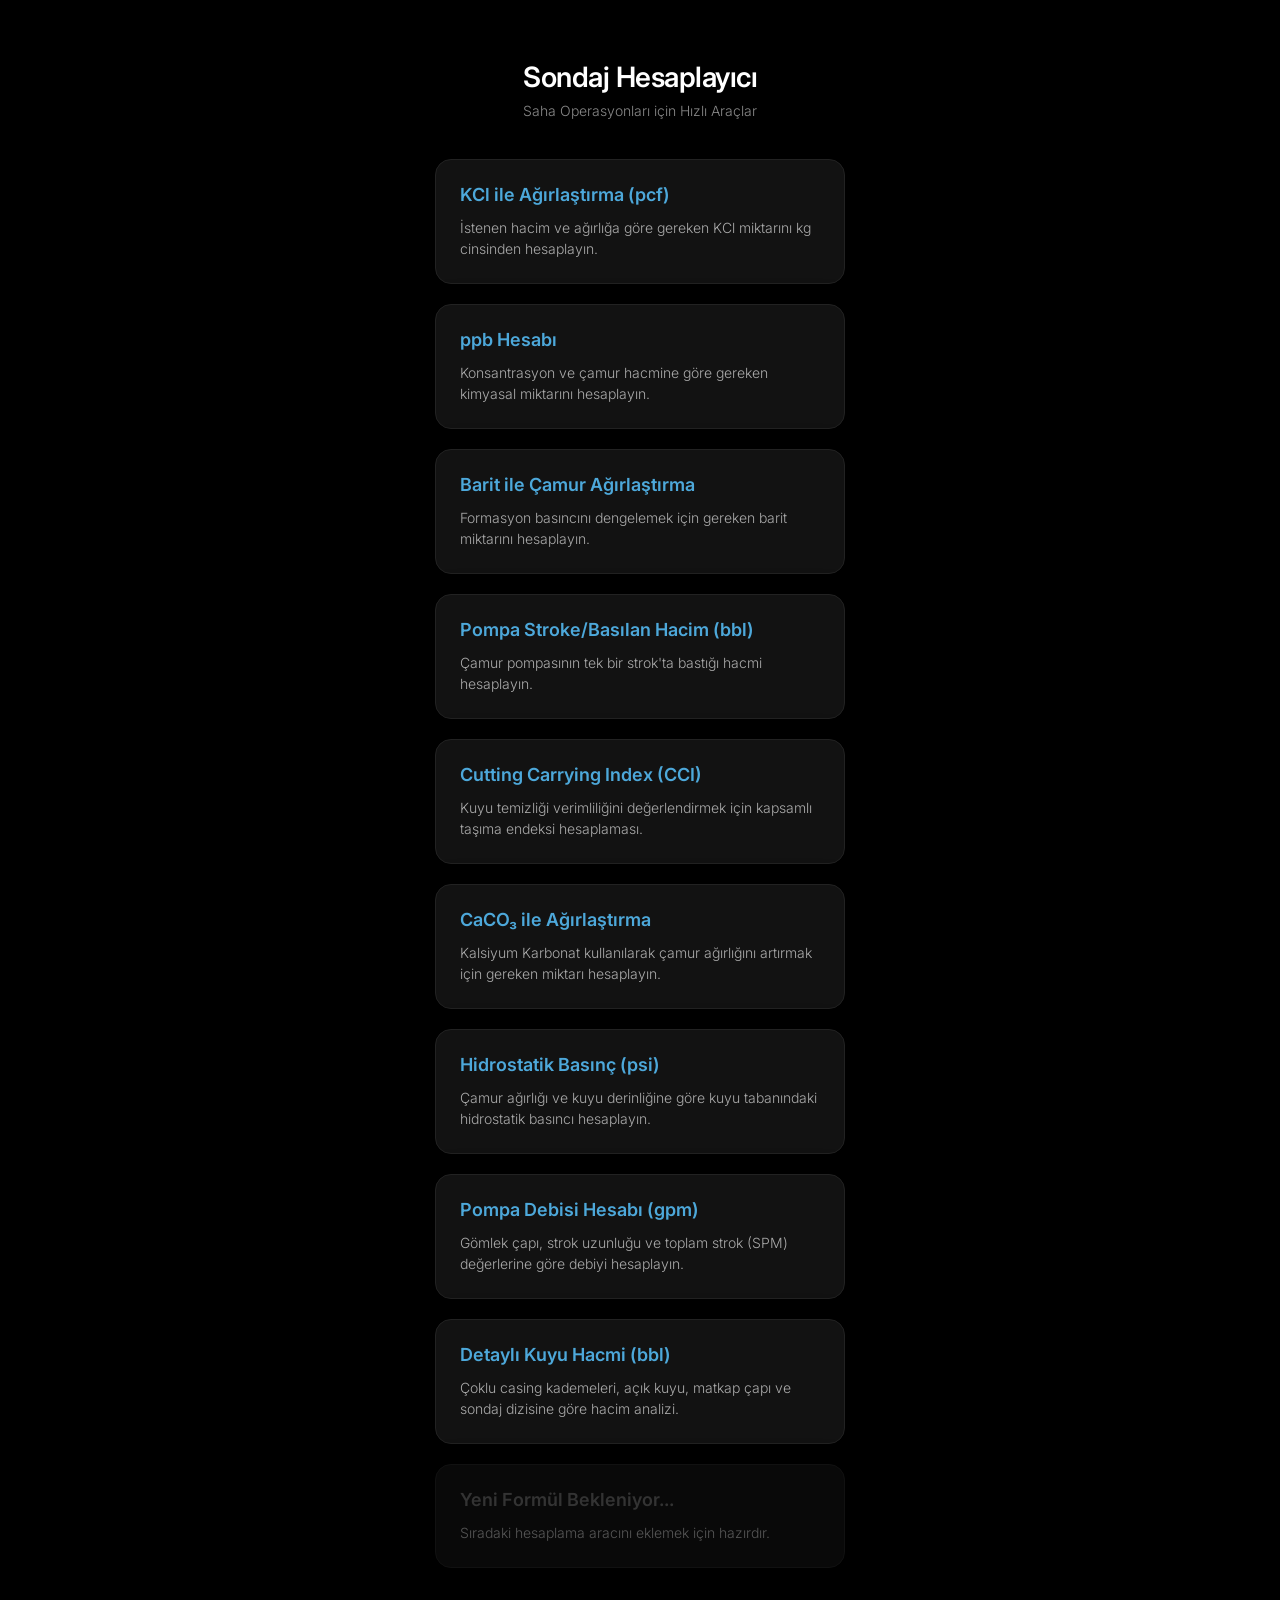
<file: index.html>
<!DOCTYPE html>
<html lang="tr">
<head>
    <meta charset="UTF-8">
    <meta name="viewport" content="width=device-width, initial-scale=1.0, maximum-scale=1.0, user-scalable=no">
    <title>Sondaj Hesaplayıcı</title>
    
    <link href="https://fonts.googleapis.com/css2?family=Inter:wght@300;400;600&display=swap" rel="stylesheet">
    <link rel="stylesheet" href="style.css">
</head>
<body>
    <div class="container">
        
        <header>
            <h1>Sondaj Hesaplayıcı</h1>
            <p>Saha Operasyonları için Hızlı Araçlar</p>
        </header>

        <main>
            <!-- 1. Hesaplama Modülü -->
            <a href="kcl-hesaplama.html" class="menu-button">
                <h2>KCl ile Ağırlaştırma (pcf)</h2>
                <p>İstenen hacim ve ağırlığa göre gereken KCl miktarını kg cinsinden hesaplayın.</p>
            </a>

            <!-- 2. Hesaplama Modülü -->
            <a href="ppb-hesabi.html" class="menu-button">
                <h2>ppb Hesabı</h2>
                <p>Konsantrasyon ve çamur hacmine göre gereken kimyasal miktarını hesaplayın.</p>
            </a>

            <!-- 3. Hesaplama Modülü -->
            <a href="barit-hesaplama.html" class="menu-button">
                <h2>Barit ile Çamur Ağırlaştırma</h2>
                <p>Formasyon basıncını dengelemek için gereken barit miktarını hesaplayın.</p>
            </a>

            <!-- 4. Hesaplama Modülü -->
            <a href="pompa-hesaplama.html" class="menu-button">
                <h2>Pompa Stroke/Basılan Hacim (bbl)</h2>
                <p>Çamur pompasının tek bir strok'ta bastığı hacmi hesaplayın.</p>
            </a>

            <!-- 5. Hesaplama Modülü -->
            <a href="cci-hesaplama.html" class="menu-button">
                <h2>Cutting Carrying Index (CCI)</h2>
                <p>Kuyu temizliği verimliliğini değerlendirmek için kapsamlı taşıma endeksi hesaplaması.</p>
            </a>

            <!-- 6. Hesaplama Modülü -->
            <a href="caco3-hesaplama.html" class="menu-button">
                <h2>CaCO₃ ile Ağırlaştırma</h2>
                <p>Kalsiyum Karbonat kullanılarak çamur ağırlığını artırmak için gereken miktarı hesaplayın.</p>
            </a>

            <!-- 7. Hesaplama Modülü -->
            <a href="hp-hesaplama.html" class="menu-button">
                <h2>Hidrostatik Basınç (psi)</h2>
                <p>Çamur ağırlığı ve kuyu derinliğine göre kuyu tabanındaki hidrostatik basıncı hesaplayın.</p>
            </a>

            <!-- 8. Hesaplama Modülü -->
            <a href="debi-hesaplama.html" class="menu-button">
                <h2>Pompa Debisi Hesabı (gpm)</h2>
                <p>Gömlek çapı, strok uzunluğu ve toplam strok (SPM) değerlerine göre debiyi hesaplayın.</p>
            </a>

            <!-- 9. Hesaplama Modülü -->
            <a href="kuyu-hacmi.html" class="menu-button">
                <h2>Detaylı Kuyu Hacmi (bbl)</h2>
                <p>Çoklu casing kademeleri, açık kuyu, matkap çapı ve sondaj dizisine göre hacim analizi.</p>
            </a>
            
            <!-- 10. Hesaplama Modülü (Yer tutucu) -->
            <div class="menu-button disabled">
                <h2 style="color: #666666;">Yeni Formül Bekleniyor...</h2>
                <p>Sıradaki hesaplama aracını eklemek için hazırdır.</p>
            </div>
        </main>

    </div>
</body>
</html>
</file>
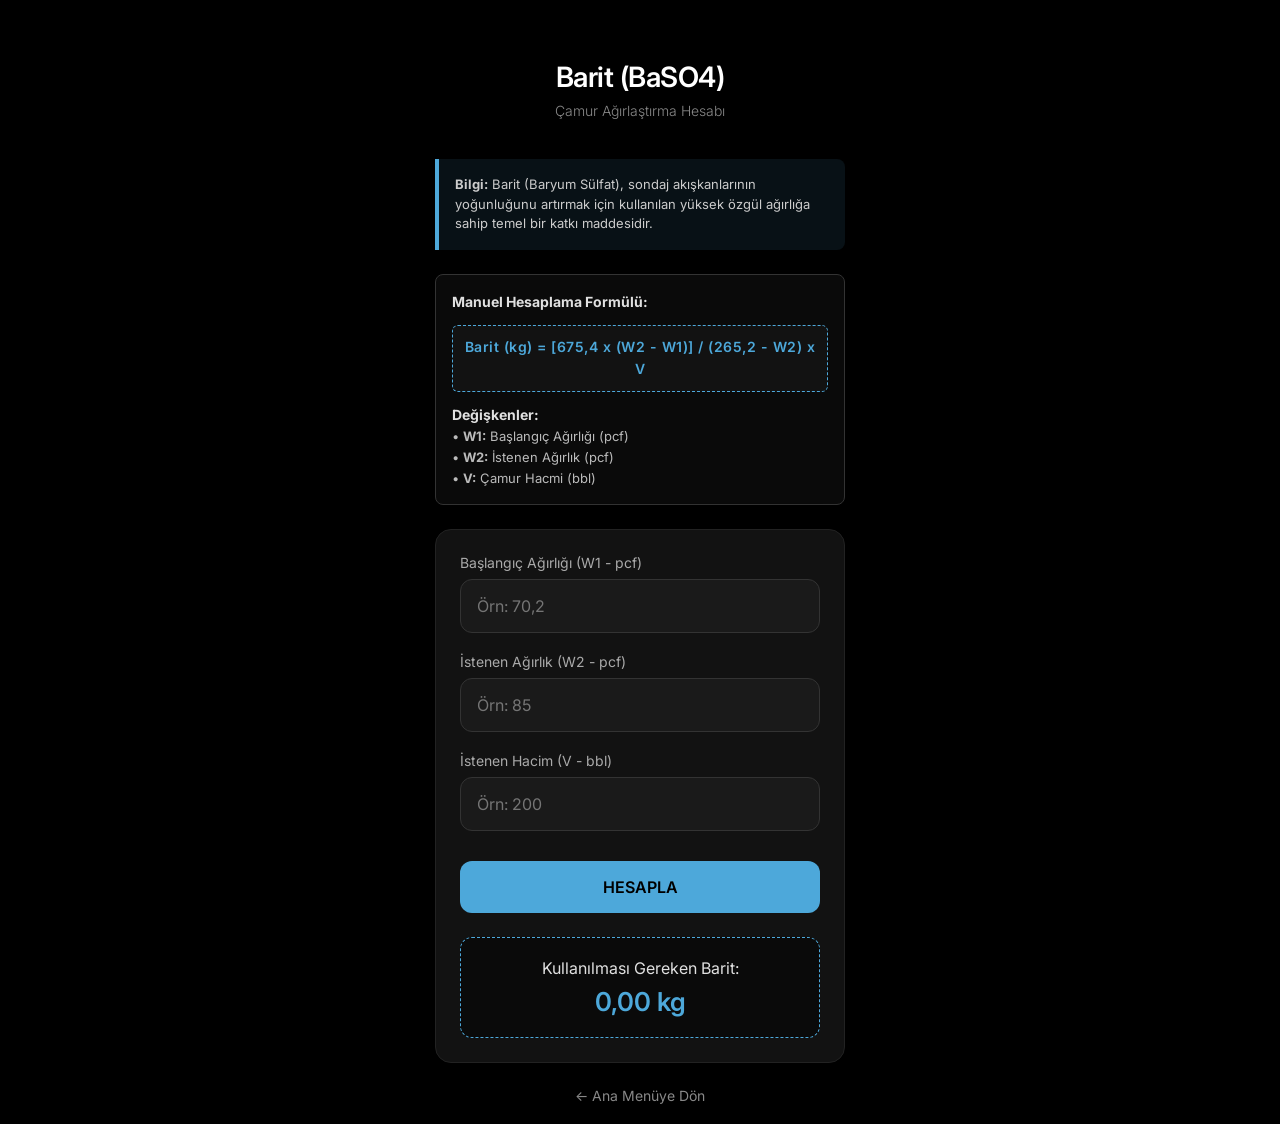
<file: barit-hesaplama.html>
<!DOCTYPE html>
<html lang="tr">
<head>
    <meta charset="UTF-8">
    <meta name="viewport" content="width=device-width, initial-scale=1.0, maximum-scale=1.0, user-scalable=no">
    <title>Barit ile Ağırlaştırma - Sondaj</title>
    <link href="https://fonts.googleapis.com/css2?family=Inter:wght@300;400;600&display=swap" rel="stylesheet">
    <link rel="stylesheet" href="style.css">
</head>
<body>
    <div class="container">
        <header>
            <h1>Barit (BaSO4)</h1>
            <p>Çamur Ağırlaştırma Hesabı</p>
        </header>

        <main>
            <div class="info-box">
                <strong>Bilgi:</strong> Barit (Baryum Sülfat), sondaj akışkanlarının yoğunluğunu artırmak için kullanılan yüksek özgül ağırlığa sahip temel bir katkı maddesidir.
            </div>

            <!-- Yeni Formül Kutusu -->
            <div class="formula-box">
                <strong>Manuel Hesaplama Formülü:</strong>
                <span class="formula">Barit (kg) = [675,4 x (W2 - W1)] / (265,2 - W2) x V</span>
                <strong>Değişkenler:</strong><br>
                • <b>W1:</b> Başlangıç Ağırlığı (pcf)<br>
                • <b>W2:</b> İstenen Ağırlık (pcf)<br>
                • <b>V:</b> Çamur Hacmi (bbl)
            </div>

            <div class="card">
                <div class="input-group">
                    <label for="w1">Başlangıç Ağırlığı (W1 - pcf)</label>
                    <input type="text" inputmode="decimal" id="w1" placeholder="Örn: 70,2" oninput="this.value = this.value.replace(/\./g, ',')">
                </div>

                <div class="input-group">
                    <label for="w2">İstenen Ağırlık (W2 - pcf)</label>
                    <input type="text" inputmode="decimal" id="w2" placeholder="Örn: 85" oninput="this.value = this.value.replace(/\./g, ',')">
                </div>

                <div class="input-group">
                    <label for="v">İstenen Hacim (V - bbl)</label>
                    <input type="text" inputmode="decimal" id="v" placeholder="Örn: 200" oninput="this.value = this.value.replace(/\./g, ',')">
                </div>

                <button class="calc-btn" onclick="hesaplaBarit()">HESAPLA</button>

                <div class="result-box">
                    Kullanılması Gereken Barit:
                    <span id="sonuc-metni">0,00 kg</span>
                </div>
            </div>

            <a href="index.html" style="color: #888888; text-decoration: none; font-size: 14px; display: block; text-align: center; margin-top: 20px;">← Ana Menüye Dön</a>
        </main>
    </div>

    <script>
        function hesaplaBarit() {
            let w1 = parseFloat(document.getElementById('w1').value.replace(',', '.'));
            let w2 = parseFloat(document.getElementById('w2').value.replace(',', '.'));
            let v = parseFloat(document.getElementById('v').value.replace(',', '.'));

            if (isNaN(w1) || isNaN(w2) || isNaN(v)) {
                document.getElementById('sonuc-metni').innerText = "Değer Giriniz";
                return;
            }

            if (w2 >= 265.2) {
                document.getElementById('sonuc-metni').innerText = "Hata: W2 > 265,2";
                return;
            }

            let pay = 675.4 * (w2 - w1);
            let payda = 265.2 - w2;
            let sonuc = (pay / payda) * v;

            document.getElementById('sonuc-metni').innerText = sonuc.toFixed(2).replace('.', ',') + " kg";
        }
    </script>
</body>
</html>
</file>
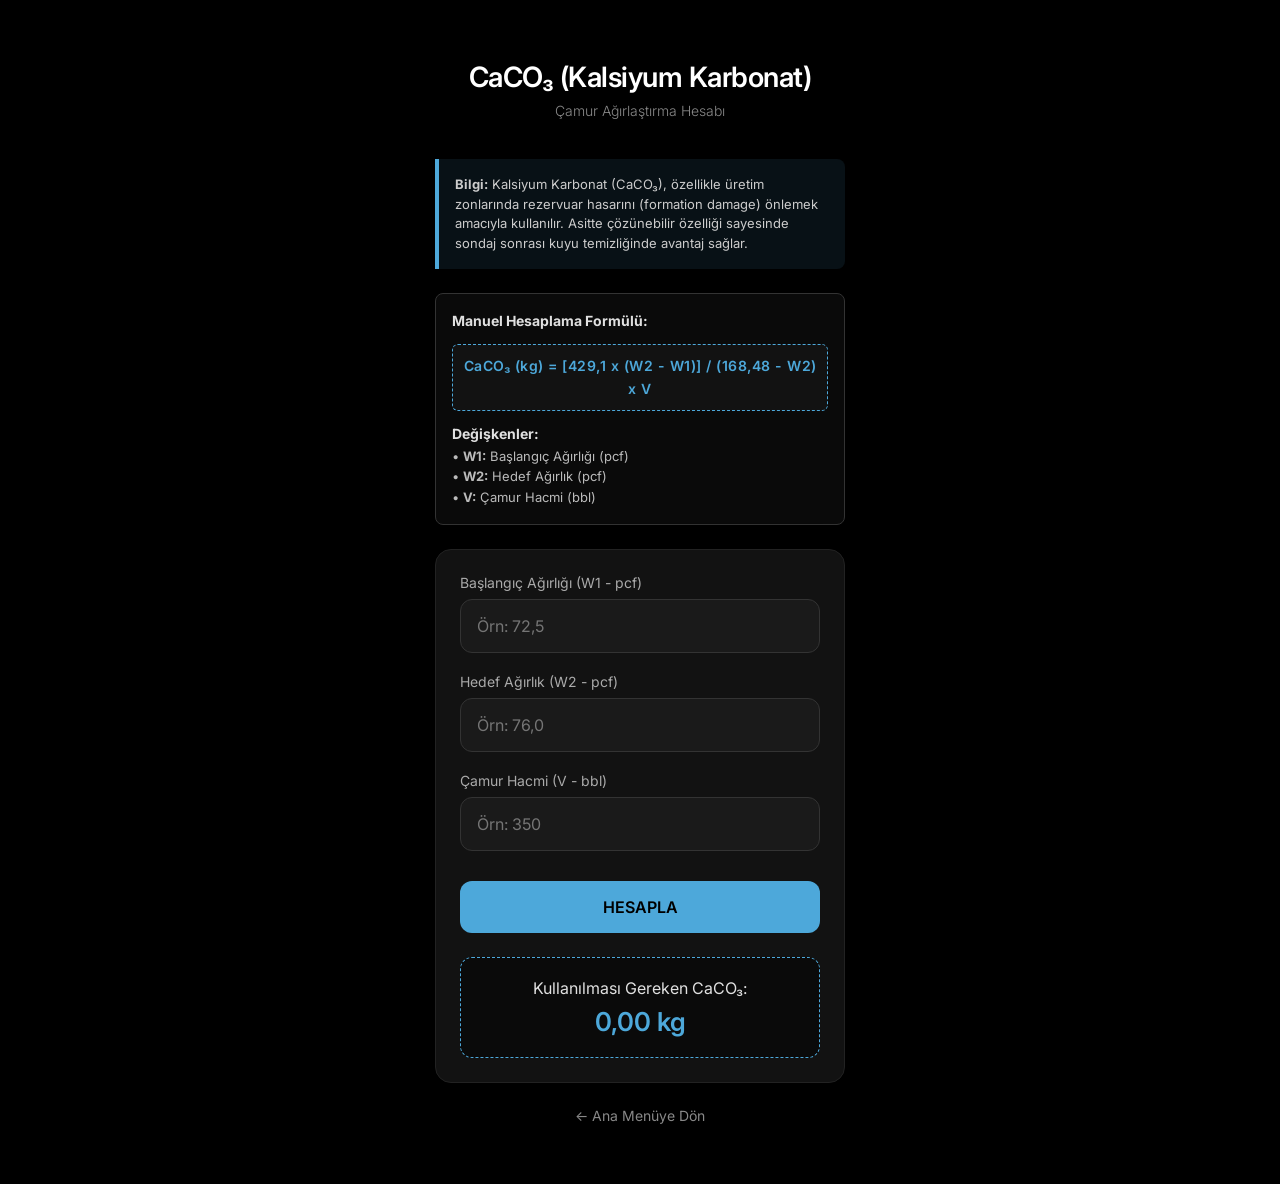
<file: caco3-hesaplama.html>
<!DOCTYPE html>
<html lang="tr">
<head>
    <meta charset="UTF-8">
    <meta name="viewport" content="width=device-width, initial-scale=1.0, maximum-scale=1.0, user-scalable=no">
    <title>CaCO3 Ağırlaştırma - Sondaj</title>
    <link href="https://fonts.googleapis.com/css2?family=Inter:wght@300;400;600&display=swap" rel="stylesheet">
    <link rel="stylesheet" href="style.css">
</head>
<body>
    <div class="container">
        <header>
            <h1>CaCO₃ (Kalsiyum Karbonat)</h1>
            <p>Çamur Ağırlaştırma Hesabı</p>
        </header>

        <main>
            <div class="info-box">
                <strong>Bilgi:</strong> Kalsiyum Karbonat (CaCO₃), özellikle üretim zonlarında rezervuar hasarını (formation damage) önlemek amacıyla kullanılır. Asitte çözünebilir özelliği sayesinde sondaj sonrası kuyu temizliğinde avantaj sağlar.
            </div>

            <!-- Formül Kutusu -->
            <div class="formula-box">
                <strong>Manuel Hesaplama Formülü:</strong>
                <span class="formula">CaCO₃ (kg) = [429,1 x (W2 - W1)] / (168,48 - W2) x V</span>
                <strong>Değişkenler:</strong><br>
                • <b>W1:</b> Başlangıç Ağırlığı (pcf)<br>
                • <b>W2:</b> Hedef Ağırlık (pcf)<br>
                • <b>V:</b> Çamur Hacmi (bbl)
            </div>

            <!-- Hesaplama Kartı -->
            <div class="card">
                <div class="input-group">
                    <label for="w1">Başlangıç Ağırlığı (W1 - pcf)</label>
                    <input type="text" inputmode="decimal" id="w1" placeholder="Örn: 72,5" oninput="this.value = this.value.replace(/\./g, ',')">
                </div>

                <div class="input-group">
                    <label for="w2">Hedef Ağırlık (W2 - pcf)</label>
                    <input type="text" inputmode="decimal" id="w2" placeholder="Örn: 76,0" oninput="this.value = this.value.replace(/\./g, ',')">
                </div>

                <div class="input-group">
                    <label for="v">Çamur Hacmi (V - bbl)</label>
                    <input type="text" inputmode="decimal" id="v" placeholder="Örn: 350" oninput="this.value = this.value.replace(/\./g, ',')">
                </div>

                <button class="calc-btn" onclick="hesaplaCaCO3()">HESAPLA</button>

                <div class="result-box">
                    Kullanılması Gereken CaCO₃:
                    <span id="sonuc-metni">0,00 kg</span>
                </div>
            </div>

            <!-- Ana Menüye Dönüş -->
            <a href="index.html" style="color: #888888; text-decoration: none; font-size: 14px; display: block; text-align: center; margin-top: 20px; margin-bottom: 40px;">← Ana Menüye Dön</a>
        </main>
    </div>

    <!-- JavaScript Hesaplama Fonksiyonu -->
    <script>
        function hesaplaCaCO3() {
            // Girilen değerlerdeki virgülleri bilgisayarın hesaplayabilmesi için geçici olarak noktaya çeviriyoruz
            let w1 = parseFloat(document.getElementById('w1').value.replace(',', '.'));
            let w2 = parseFloat(document.getElementById('w2').value.replace(',', '.'));
            let v = parseFloat(document.getElementById('v').value.replace(',', '.'));

            if (isNaN(w1) || isNaN(w2) || isNaN(v)) {
                document.getElementById('sonuc-metni').innerText = "Değer Giriniz";
                return;
            }

            // Paydanın (168.48 - W2) sıfır veya negatif olmasını engellemek için güvenlik kontrolü
            if (w2 >= 168.48) {
                document.getElementById('sonuc-metni').innerText = "Hata: W2 > 168,48";
                return;
            }

            // Formül: [429.1 x (W2 - W1)] / [168.48 - W2] x V
            let pay = 429.1 * (w2 - w1);
            let payda = 168.48 - w2;
            let sonuc = (pay / payda) * v;

            // Çıkan sonucu tekrar virgüllü formata çevirerek ekrana yazdırıyoruz
            document.getElementById('sonuc-metni').innerText = sonuc.toFixed(2).replace('.', ',') + " kg";
        }
    </script>
</body>
</html>
</file>
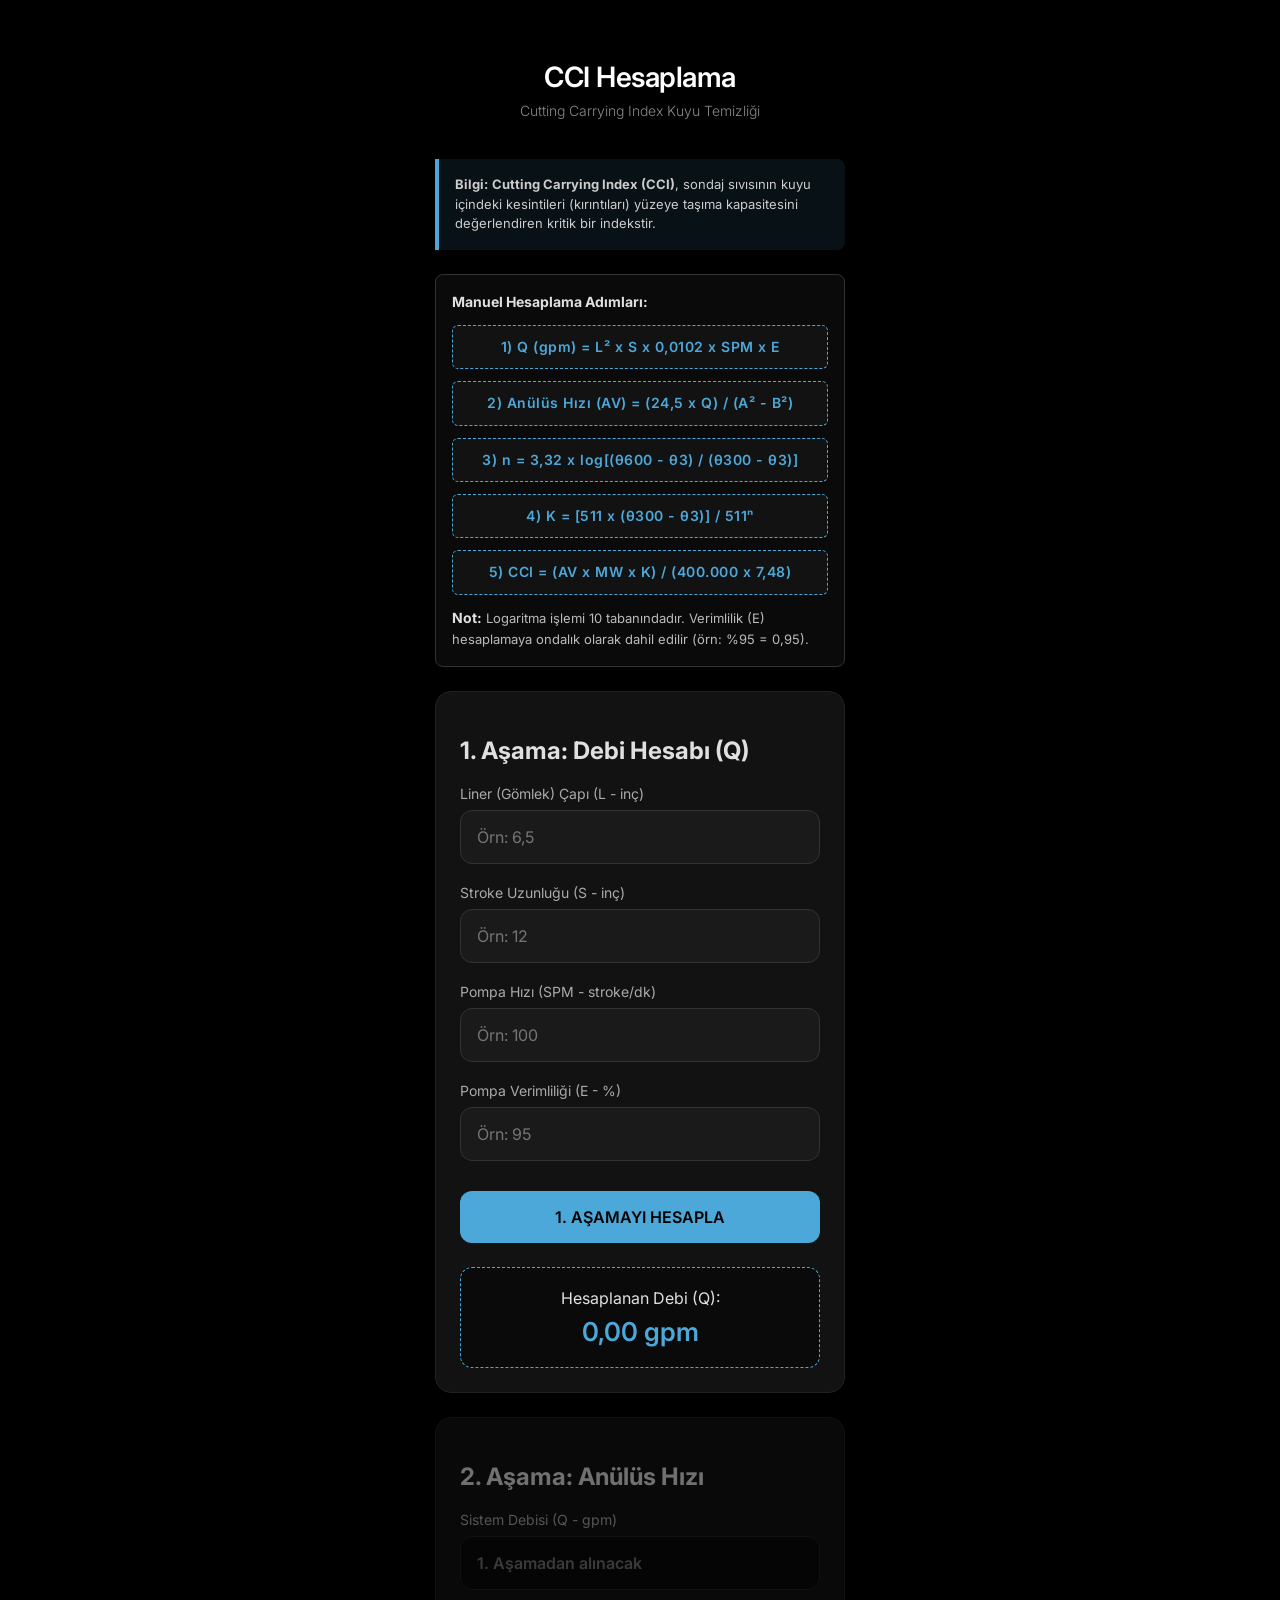
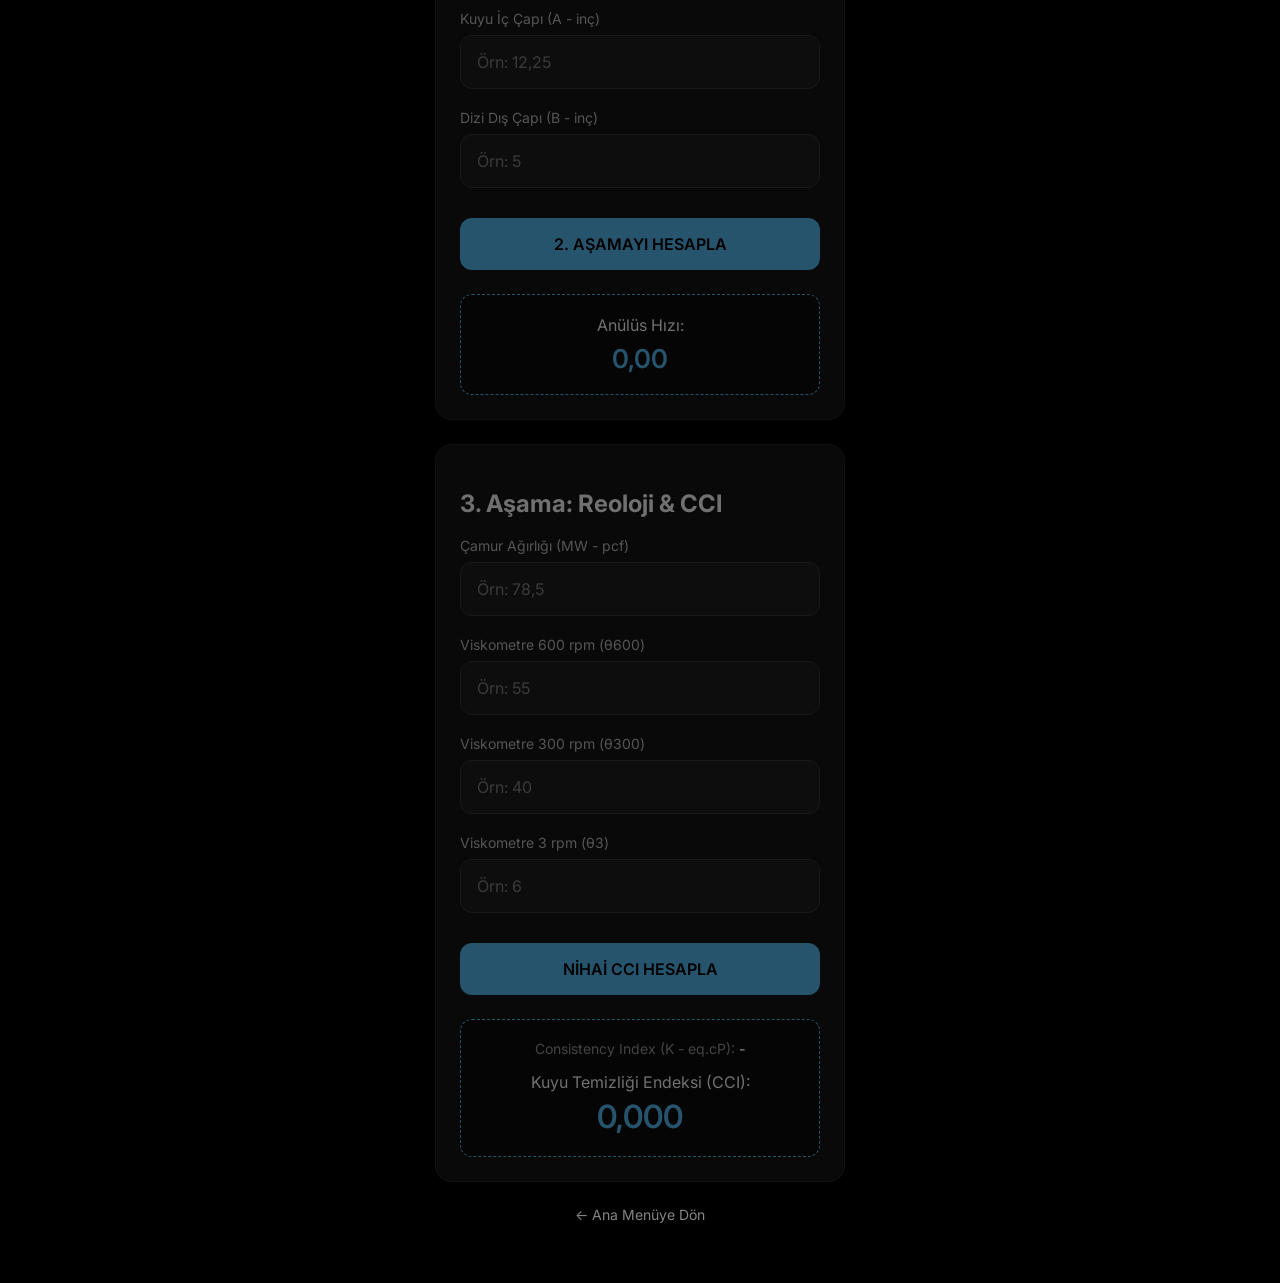
<file: cci-hesaplama.html>
<!DOCTYPE html>
<html lang="tr">
<head>
    <meta charset="UTF-8">
    <meta name="viewport" content="width=device-width, initial-scale=1.0, maximum-scale=1.0, user-scalable=no">
    <title>CCI Hesaplama - Sondaj</title>
    <link href="https://fonts.googleapis.com/css2?family=Inter:wght@300;400;600&display=swap" rel="stylesheet">
    <link rel="stylesheet" href="style.css">
    <style>
        input[readonly] {
            background-color: #0A0A0A !important;
            border-color: #222222 !important;
            color: #4DA8DA !important;
            font-weight: 600;
        }
        @keyframes pulse-red {
            0% { box-shadow: 0 0 0px 0px rgba(255, 0, 0, 0.2); border-color: #aa0000; }
            50% { box-shadow: 0 0 20px 5px rgba(255, 0, 0, 0.8); border-color: #ff3333; }
            100% { box-shadow: 0 0 0px 0px rgba(255, 0, 0, 0.2); border-color: #aa0000; }
        }
        .alert-red { animation: pulse-red 0.8s infinite; border-style: solid !important; }

        @keyframes pulse-yellow {
            0% { box-shadow: 0 0 0px 0px rgba(255, 193, 7, 0.2); border-color: #b38800; }
            50% { box-shadow: 0 0 15px 5px rgba(255, 193, 7, 0.7); border-color: #ffcc00; }
            100% { box-shadow: 0 0 0px 0px rgba(255, 193, 7, 0.2); border-color: #b38800; }
        }
        .alert-yellow { animation: pulse-yellow 1.2s infinite; border-style: solid !important; }

        @keyframes glow-green {
            0% { box-shadow: 0 0 5px 0px rgba(76, 175, 80, 0.2); border-color: #2e7d32; }
            50% { box-shadow: 0 0 20px 2px rgba(76, 175, 80, 0.6); border-color: #66bb6a; }
            100% { box-shadow: 0 0 5px 0px rgba(76, 175, 80, 0.2); border-color: #2e7d32; }
        }
        .alert-green { animation: glow-green 2.5s infinite ease-in-out; border-style: solid !important; }
    </style>
</head>
<body>
    <div class="container">
        <header>
            <h1>CCI Hesaplama</h1>
            <p>Cutting Carrying Index Kuyu Temizliği</p>
        </header>

        <main>
            <div class="info-box">
                <strong>Bilgi:</strong> <b>Cutting Carrying Index (CCI)</b>, sondaj sıvısının kuyu içindeki kesintileri (kırıntıları) yüzeye taşıma kapasitesini değerlendiren kritik bir indekstir.
            </div>

            <!-- Yeni Formül Kutusu -->
            <div class="formula-box">
                <strong>Manuel Hesaplama Adımları:</strong>
                <span class="formula">1) Q (gpm) = L² x S x 0,0102 x SPM x E</span>
                <span class="formula">2) Anülüs Hızı (AV) = (24,5 x Q) / (A² - B²)</span>
                <span class="formula">3) n = 3,32 x log[(θ600 - θ3) / (θ300 - θ3)]</span>
                <span class="formula">4) K = [511 x (θ300 - θ3)] / 511ⁿ</span>
                <span class="formula">5) CCI = (AV x MW x K) / (400.000 x 7,48)</span>
                <strong>Not:</strong> Logaritma işlemi 10 tabanındadır. Verimlilik (E) hesaplamaya ondalık olarak dahil edilir (örn: %95 = 0,95).
            </div>

            <!-- 1. AŞAMA -->
            <div class="card" id="card-step1">
                <h2>1. Aşama: Debi Hesabı (Q)</h2>
                
                <div class="input-group">
                    <label>Liner (Gömlek) Çapı (L - inç)</label>
                    <input type="text" inputmode="decimal" id="l_val" placeholder="Örn: 6,5" oninput="this.value = this.value.replace(/\./g, ',')">
                </div>
                <div class="input-group">
                    <label>Stroke Uzunluğu (S - inç)</label>
                    <input type="text" inputmode="decimal" id="s_val" placeholder="Örn: 12" oninput="this.value = this.value.replace(/\./g, ',')">
                </div>
                <div class="input-group">
                    <label>Pompa Hızı (SPM - stroke/dk)</label>
                    <input type="text" inputmode="decimal" id="spm_val" placeholder="Örn: 100" oninput="this.value = this.value.replace(/\./g, ',')">
                </div>
                <div class="input-group">
                    <label>Pompa Verimliliği (E - %)</label>
                    <input type="text" inputmode="decimal" id="e_val" placeholder="Örn: 95" oninput="this.value = this.value.replace(/\./g, ',')">
                </div>

                <button class="calc-btn" onclick="hesaplaAdim1()">1. AŞAMAYI HESAPLA</button>

                <div class="result-box">
                    Hesaplanan Debi (Q):
                    <span id="res-q">0,00 gpm</span>
                </div>
            </div>

            <!-- 2. AŞAMA -->
            <div class="card disabled" id="card-step2">
                <h2>2. Aşama: Anülüs Hızı</h2>
                
                <div class="input-group">
                    <label>Sistem Debisi (Q - gpm)</label>
                    <input type="text" id="q_auto" readonly placeholder="1. Aşamadan alınacak">
                </div>
                <div class="input-group">
                    <label>Kuyu İç Çapı (A - inç)</label>
                    <input type="text" inputmode="decimal" id="a_val" placeholder="Örn: 12,25" oninput="this.value = this.value.replace(/\./g, ',')">
                </div>
                <div class="input-group">
                    <label>Dizi Dış Çapı (B - inç)</label>
                    <input type="text" inputmode="decimal" id="b_val" placeholder="Örn: 5" oninput="this.value = this.value.replace(/\./g, ',')">
                </div>

                <button class="calc-btn" onclick="hesaplaAdim2()">2. AŞAMAYI HESAPLA</button>

                <div class="result-box">
                    Anülüs Hızı:
                    <span id="res-av">0,00</span>
                </div>
            </div>

            <!-- 3. AŞAMA -->
            <div class="card disabled" id="card-step3">
                <h2>3. Aşama: Reoloji & CCI</h2>
                
                <div class="input-group">
                    <label>Çamur Ağırlığı (MW - pcf)</label>
                    <input type="text" inputmode="decimal" id="mw_val" placeholder="Örn: 78,5" oninput="this.value = this.value.replace(/\./g, ',')">
                </div>
                <div class="input-group">
                    <label>Viskometre 600 rpm (θ600)</label>
                    <input type="text" inputmode="decimal" id="t600_val" placeholder="Örn: 55" oninput="this.value = this.value.replace(/\./g, ',')">
                </div>
                <div class="input-group">
                    <label>Viskometre 300 rpm (θ300)</label>
                    <input type="text" inputmode="decimal" id="t300_val" placeholder="Örn: 40" oninput="this.value = this.value.replace(/\./g, ',')">
                </div>
                <div class="input-group">
                    <label>Viskometre 3 rpm (θ3)</label>
                    <input type="text" inputmode="decimal" id="t3_val" placeholder="Örn: 6" oninput="this.value = this.value.replace(/\./g, ',')">
                </div>

                <button class="calc-btn" onclick="hesaplaAdim3()">NİHAİ CCI HESAPLA</button>

                <div class="result-box" id="final-result-box">
                    <div style="font-size: 14px; color: #888; margin-bottom: 5px;">Consistency Index (K - eq.cP): <b id="res-k" style="color: #ccc;">-</b></div>
                    <div style="font-size: 16px; margin-top: 15px;">Kuyu Temizliği Endeksi (CCI):</div>
                    <span id="res-cci" style="font-size: 32px; margin-top: 5px;">0,000</span>
                </div>
            </div>

            <a href="index.html" style="color: #888888; text-decoration: none; font-size: 14px; display: block; text-align: center; margin-top: 20px; margin-bottom: 40px;">← Ana Menüye Dön</a>
        </main>
    </div>

    <script>
        let global_Q = 0;
        let global_AV = 0;

        function hesaplaAdim1() {
            let L = parseFloat(document.getElementById('l_val').value.replace(',', '.'));
            let S = parseFloat(document.getElementById('s_val').value.replace(',', '.'));
            let SPM = parseFloat(document.getElementById('spm_val').value.replace(',', '.'));
            let E = parseFloat(document.getElementById('e_val').value.replace(',', '.'));

            if (isNaN(L) || isNaN(S) || isNaN(SPM) || isNaN(E)) {
                alert("Lütfen 1. aşamadaki tüm değerleri giriniz.");
                return;
            }

            let verim = (E > 1) ? (E / 100) : E;
            global_Q = (L * L) * S * 0.0102 * SPM * verim;

            document.getElementById('res-q').innerText = global_Q.toFixed(2).replace('.', ',') + " gpm";
            document.getElementById('q_auto').value = global_Q.toFixed(2).replace('.', ',');

            let step2 = document.getElementById('card-step2');
            step2.classList.remove('disabled');
            step2.scrollIntoView({ behavior: 'smooth', block: 'center' });
        }

        function hesaplaAdim2() {
            let A = parseFloat(document.getElementById('a_val').value.replace(',', '.'));
            let B = parseFloat(document.getElementById('b_val').value.replace(',', '.'));

            if (isNaN(A) || isNaN(B)) {
                alert("Lütfen 2. aşamadaki Kuyu Çapı ve Dizi Çapı değerlerini giriniz.");
                return;
            }

            if (B >= A) {
                alert("Hata: Kuyu çapı (A), dizi dış çapından (B) büyük olmalıdır!");
                return;
            }

            global_AV = (24.5 * global_Q) / ((A * A) - (B * B));
            document.getElementById('res-av').innerText = global_AV.toFixed(2).replace('.', ',');

            let step3 = document.getElementById('card-step3');
            step3.classList.remove('disabled');
            step3.scrollIntoView({ behavior: 'smooth', block: 'start' });
        }

        function hesaplaAdim3() {
            let MW = parseFloat(document.getElementById('mw_val').value.replace(',', '.'));
            let t600 = parseFloat(document.getElementById('t600_val').value.replace(',', '.'));
            let t300 = parseFloat(document.getElementById('t300_val').value.replace(',', '.'));
            let t3 = parseFloat(document.getElementById('t3_val').value.replace(',', '.'));

            if (isNaN(MW) || isNaN(t600) || isNaN(t300) || isNaN(t3)) {
                alert("Lütfen 3. aşamadaki Çamur Ağırlığı ve Viskometre değerlerini tam giriniz.");
                return;
            }

            let n_pay = t600 - t3;
            let n_payda = t300 - t3;
            
            if(n_pay <= 0 || n_payda <= 0) {
                alert("Hata: Mantıksız viskometre okumaları!");
                return;
            }

            let n = 3.32 * Math.log10(n_pay / n_payda);
            let K = (511 * n_payda) / Math.pow(511, n);
            let CCI = (global_AV * MW * K) / (400000 * 7.48);

            document.getElementById('res-k').innerText = K.toFixed(2).replace('.', ',');
            document.getElementById('res-cci').innerText = CCI.toFixed(3).replace('.', ',');

            let finalBox = document.getElementById('final-result-box');
            let cciText = document.getElementById('res-cci');
            
            finalBox.classList.remove('alert-red', 'alert-yellow', 'alert-green');

            if (CCI <= 0.5) {
                finalBox.classList.add('alert-red');
                cciText.style.color = "#ff3333";
            } else if (CCI > 0.5 && CCI < 1.0) {
                finalBox.classList.add('alert-yellow');
                cciText.style.color = "#ffcc00";
            } else {
                finalBox.classList.add('alert-green');
                cciText.style.color = "#66bb6a";
            }
        }
    </script>
</body>
</html>
</file>
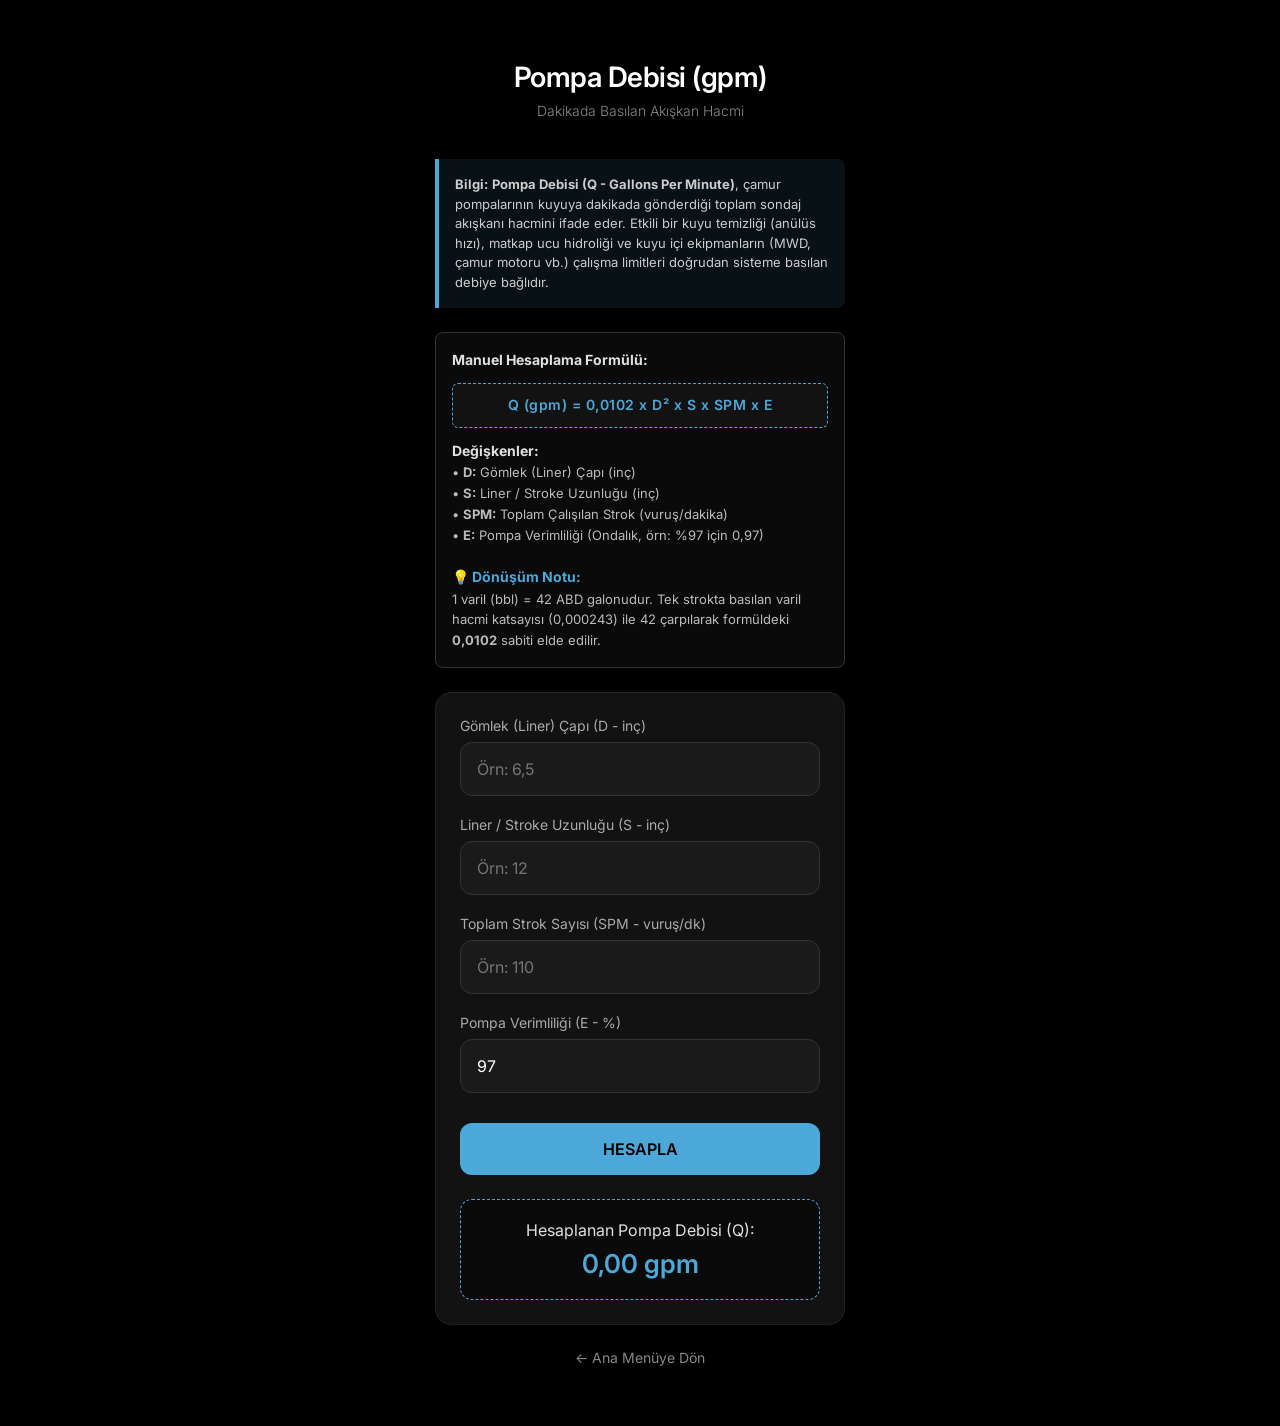
<file: debi-hesaplama.html>
<!DOCTYPE html>
<html lang="tr">
<head>
    <meta charset="UTF-8">
    <meta name="viewport" content="width=device-width, initial-scale=1.0, maximum-scale=1.0, user-scalable=no">
    <title>Pompa Debisi (gpm) - Sondaj</title>
    <link href="https://fonts.googleapis.com/css2?family=Inter:wght@300;400;600&display=swap" rel="stylesheet">
    <link rel="stylesheet" href="style.css">
</head>
<body>
    <div class="container">
        <header>
            <h1>Pompa Debisi (gpm)</h1>
            <p>Dakikada Basılan Akışkan Hacmi</p>
        </header>

        <main>
            <!-- Bilgi Kutusu -->
            <div class="info-box">
                <strong>Bilgi:</strong> <b>Pompa Debisi (Q - Gallons Per Minute)</b>, çamur pompalarının kuyuya dakikada gönderdiği toplam sondaj akışkanı hacmini ifade eder. Etkili bir kuyu temizliği (anülüs hızı), matkap ucu hidroliği ve kuyu içi ekipmanların (MWD, çamur motoru vb.) çalışma limitleri doğrudan sisteme basılan debiye bağlıdır.
            </div>

            <!-- Manuel Hesaplama Formül Kutusu -->
            <div class="formula-box">
                <strong>Manuel Hesaplama Formülü:</strong>
                <span class="formula">Q (gpm) = 0,0102 x D² x S x SPM x E</span>
                <strong>Değişkenler:</strong><br>
                • <b>D:</b> Gömlek (Liner) Çapı (inç)<br>
                • <b>S:</b> Liner / Stroke Uzunluğu (inç)<br>
                • <b>SPM:</b> Toplam Çalışılan Strok (vuruş/dakika)<br>
                • <b>E:</b> Pompa Verimliliği (Ondalık, örn: %97 için 0,97)<br><br>
                <strong style="color: #4DA8DA;">💡 Dönüşüm Notu:</strong><br>
                1 varil (bbl) = 42 ABD galonudur. Tek strokta basılan varil hacmi katsayısı (0,000243) ile 42 çarpılarak formüldeki <b>0,0102</b> sabiti elde edilir.
            </div>

            <!-- Hesaplama Kartı -->
            <div class="card">
                
                <div class="input-group">
                    <label for="d">Gömlek (Liner) Çapı (D - inç)</label>
                    <input type="text" inputmode="decimal" id="d" placeholder="Örn: 6,5" oninput="this.value = this.value.replace(/\./g, ',')">
                </div>

                <div class="input-group">
                    <label for="s">Liner / Stroke Uzunluğu (S - inç)</label>
                    <input type="text" inputmode="decimal" id="s" placeholder="Örn: 12" oninput="this.value = this.value.replace(/\./g, ',')">
                </div>

                <div class="input-group">
                    <label for="spm">Toplam Strok Sayısı (SPM - vuruş/dk)</label>
                    <input type="text" inputmode="decimal" id="spm" placeholder="Örn: 110" oninput="this.value = this.value.replace(/\./g, ',')">
                </div>

                <div class="input-group">
                    <label for="e">Pompa Verimliliği (E - %)</label>
                    <input type="text" inputmode="decimal" id="e" value="97" placeholder="Örn: 97 (Boş bırakılırsa %100 alınır)" oninput="this.value = this.value.replace(/\./g, ',')">
                </div>

                <button class="calc-btn" onclick="hesaplaDebi()">HESAPLA</button>

                <div class="result-box">
                    Hesaplanan Pompa Debisi (Q):
                    <span id="sonuc-metni">0,00 gpm</span>
                </div>

            </div>

            <!-- Ana Menüye Dönüş -->
            <a href="index.html" style="color: #888888; text-decoration: none; font-size: 14px; display: block; text-align: center; margin-top: 20px; margin-bottom: 40px;">← Ana Menüye Dön</a>
        </main>
    </div>

    <script>
        function hesaplaDebi() {
            let d = parseFloat(document.getElementById('d').value.replace(',', '.'));
            let s = parseFloat(document.getElementById('s').value.replace(',', '.'));
            let spm = parseFloat(document.getElementById('spm').value.replace(',', '.'));
            let e_raw = document.getElementById('e').value.trim();

            if (isNaN(d) || isNaN(s) || isNaN(spm)) {
                document.getElementById('sonuc-metni').innerText = "Değer Giriniz";
                return;
            }

            // Verimlilik boş bırakılırsa %100 (1.0) kabul edilir, girilirse yüzdelik orana çevrilir
            let verim = 1.0;
            if (e_raw !== "") {
                let e = parseFloat(e_raw.replace(',', '.'));
                if (isNaN(e) || e <= 0) {
                    document.getElementById('sonuc-metni').innerText = "Geçersiz Verim";
                    return;
                }
                verim = (e > 1) ? (e / 100) : e;
            }

            // Formül: Q (gpm) = 0.0102 x D² x S x SPM x E
            let sonuc = 0.0102 * (d * d) * s * spm * verim;

            // Sonucu virgüllü formatta 2 hane ile gösteriyoruz
            document.getElementById('sonuc-metni').innerText = sonuc.toFixed(2).replace('.', ',') + " gpm";
        }
    </script>
</body>
</html>
</file>
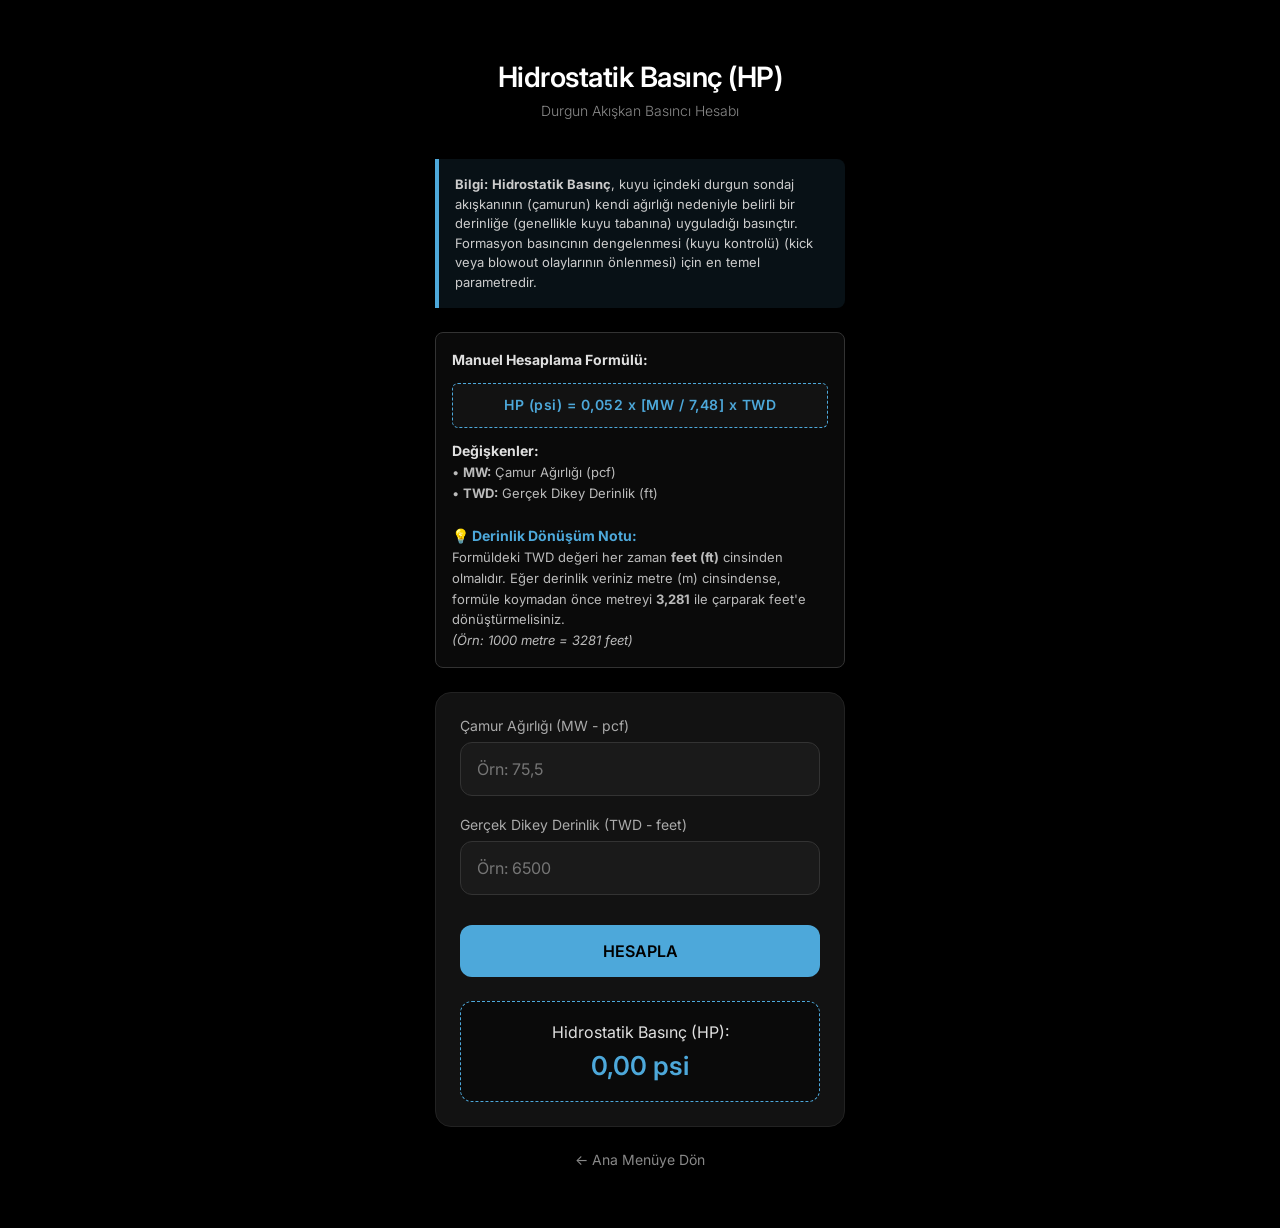
<file: hp-hesaplama.html>
<!DOCTYPE html>
<html lang="tr">
<head>
    <meta charset="UTF-8">
    <meta name="viewport" content="width=device-width, initial-scale=1.0, maximum-scale=1.0, user-scalable=no">
    <title>Hidrostatik Basınç - Sondaj</title>
    <link href="https://fonts.googleapis.com/css2?family=Inter:wght@300;400;600&display=swap" rel="stylesheet">
    <link rel="stylesheet" href="style.css">
</head>
<body>
    <div class="container">
        <header>
            <h1>Hidrostatik Basınç (HP)</h1>
            <p>Durgun Akışkan Basıncı Hesabı</p>
        </header>

        <main>
            <!-- Bilgi Kutusu -->
            <div class="info-box">
                <strong>Bilgi:</strong> <b>Hidrostatik Basınç</b>, kuyu içindeki durgun sondaj akışkanının (çamurun) kendi ağırlığı nedeniyle belirli bir derinliğe (genellikle kuyu tabanına) uyguladığı basınçtır. Formasyon basıncının dengelenmesi (kuyu kontrolü) (kick veya blowout olaylarının önlenmesi) için en temel parametredir.
            </div>

            <!-- Manuel Hesaplama Formül Kutusu -->
            <div class="formula-box">
                <strong>Manuel Hesaplama Formülü:</strong>
                <span class="formula">HP (psi) = 0,052 x [MW / 7,48] x TWD</span>
                <strong>Değişkenler:</strong><br>
                • <b>MW:</b> Çamur Ağırlığı (pcf)<br>
                • <b>TWD:</b> Gerçek Dikey Derinlik (ft)<br><br>
                <strong style="color: #4DA8DA;">💡 Derinlik Dönüşüm Notu:</strong><br>
                Formüldeki TWD değeri her zaman <b>feet (ft)</b> cinsinden olmalıdır. Eğer derinlik veriniz metre (m) cinsindense, formüle koymadan önce metreyi <b>3,281</b> ile çarparak feet'e dönüştürmelisiniz.<br>
                <i>(Örn: 1000 metre = 3281 feet)</i>
            </div>

            <!-- Hesaplama Kartı -->
            <div class="card">
                
                <div class="input-group">
                    <label for="mw">Çamur Ağırlığı (MW - pcf)</label>
                    <input type="text" inputmode="decimal" id="mw" placeholder="Örn: 75,5" oninput="this.value = this.value.replace(/\./g, ',')">
                </div>

                <div class="input-group">
                    <label for="twd">Gerçek Dikey Derinlik (TWD - feet)</label>
                    <input type="text" inputmode="decimal" id="twd" placeholder="Örn: 6500" oninput="this.value = this.value.replace(/\./g, ',')">
                </div>

                <button class="calc-btn" onclick="hesaplaHP()">HESAPLA</button>

                <div class="result-box">
                    Hidrostatik Basınç (HP):
                    <span id="sonuc-metni">0,00 psi</span>
                </div>

            </div>

            <!-- Ana Menüye Dönüş -->
            <a href="index.html" style="color: #888888; text-decoration: none; font-size: 14px; display: block; text-align: center; margin-top: 20px; margin-bottom: 40px;">← Ana Menüye Dön</a>
        </main>
    </div>

    <script>
        function hesaplaHP() {
            let mw = parseFloat(document.getElementById('mw').value.replace(',', '.'));
            let twd = parseFloat(document.getElementById('twd').value.replace(',', '.'));

            if (isNaN(mw) || isNaN(twd)) {
                document.getElementById('sonuc-metni').innerText = "Değer Giriniz";
                return;
            }

            // Formül: HP (psi) = 0.052 * (MW / 7.48) * TWD
            let sonuc = 0.052 * (mw / 7.48) * twd;

            // Sonucu virgüllü formatta 2 hane ile gösteriyoruz
            document.getElementById('sonuc-metni').innerText = sonuc.toFixed(2).replace('.', ',') + " psi";
        }
    </script>
</body>
</html>
</file>
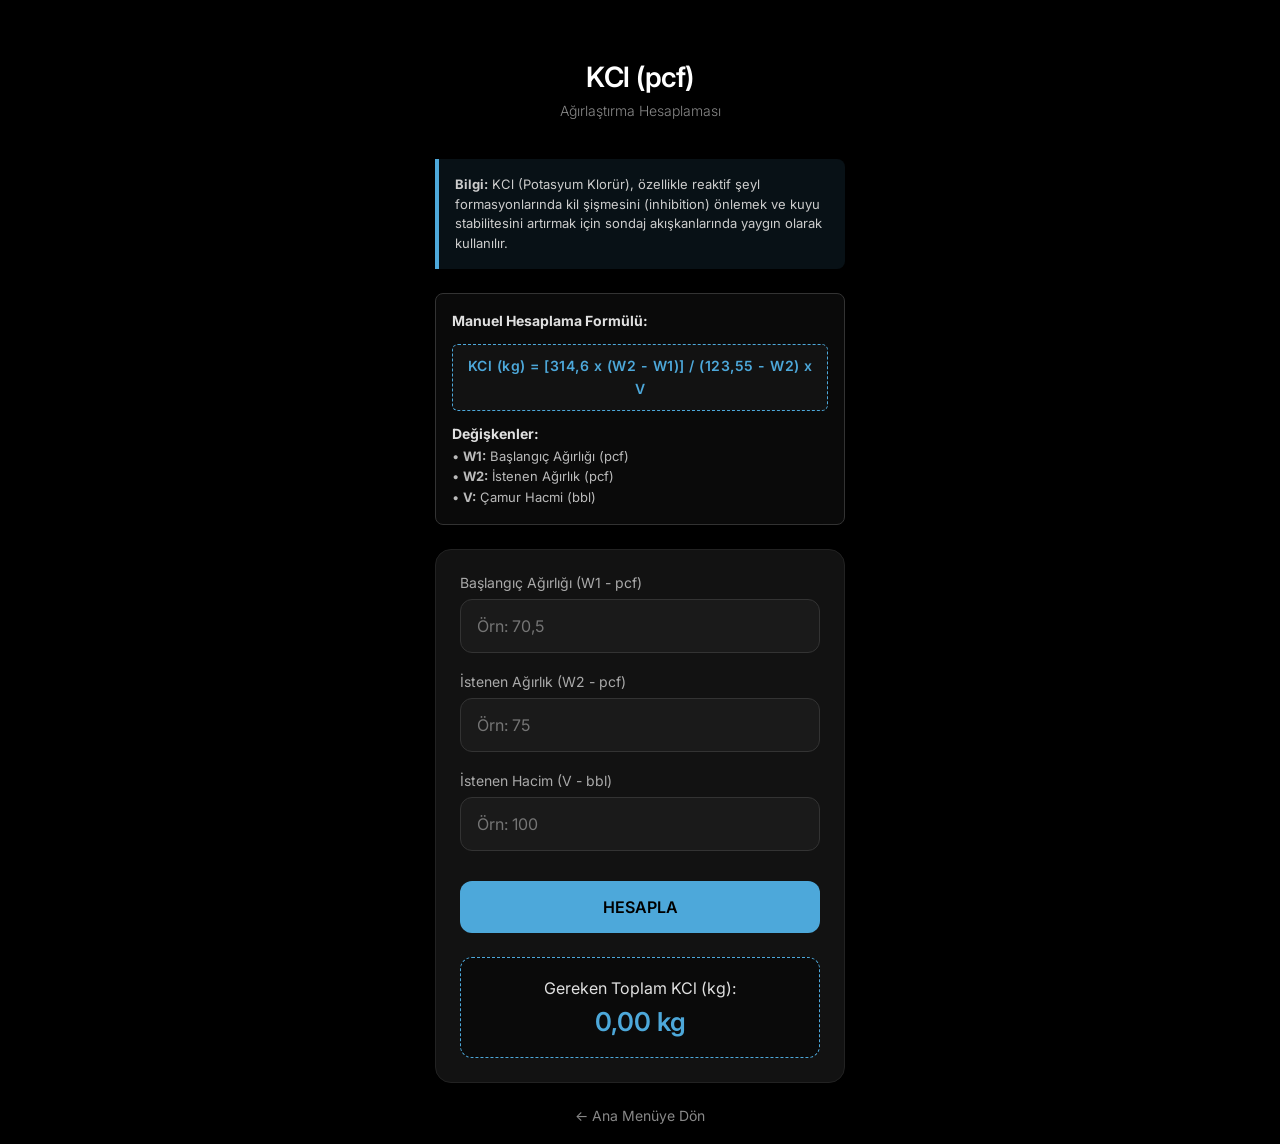
<file: kcl-hesaplama.html>
<!DOCTYPE html>
<html lang="tr">
<head>
    <meta charset="UTF-8">
    <meta name="viewport" content="width=device-width, initial-scale=1.0, maximum-scale=1.0, user-scalable=no">
    <title>KCl Ağırlaştırma - Sondaj</title>
    <link href="https://fonts.googleapis.com/css2?family=Inter:wght@300;400;600&display=swap" rel="stylesheet">
    <link rel="stylesheet" href="style.css">
</head>
<body>
    <div class="container">
        <header>
            <h1>KCl (pcf)</h1>
            <p>Ağırlaştırma Hesaplaması</p>
        </header>

        <main>
            <div class="info-box">
                <strong>Bilgi:</strong> KCl (Potasyum Klorür), özellikle reaktif şeyl formasyonlarında kil şişmesini (inhibition) önlemek ve kuyu stabilitesini artırmak için sondaj akışkanlarında yaygın olarak kullanılır.
            </div>

            <!-- Yeni Formül Kutusu -->
            <div class="formula-box">
                <strong>Manuel Hesaplama Formülü:</strong>
                <span class="formula">KCl (kg) = [314,6 x (W2 - W1)] / (123,55 - W2) x V</span>
                <strong>Değişkenler:</strong><br>
                • <b>W1:</b> Başlangıç Ağırlığı (pcf)<br>
                • <b>W2:</b> İstenen Ağırlık (pcf)<br>
                • <b>V:</b> Çamur Hacmi (bbl)
            </div>

            <div class="card">
                <div class="input-group">
                    <label for="w1">Başlangıç Ağırlığı (W1 - pcf)</label>
                    <input type="text" inputmode="decimal" id="w1" placeholder="Örn: 70,5" oninput="this.value = this.value.replace(/\./g, ',')">
                </div>

                <div class="input-group">
                    <label for="w2">İstenen Ağırlık (W2 - pcf)</label>
                    <input type="text" inputmode="decimal" id="w2" placeholder="Örn: 75" oninput="this.value = this.value.replace(/\./g, ',')">
                </div>

                <div class="input-group">
                    <label for="v">İstenen Hacim (V - bbl)</label>
                    <input type="text" inputmode="decimal" id="v" placeholder="Örn: 100" oninput="this.value = this.value.replace(/\./g, ',')">
                </div>

                <button class="calc-btn" onclick="kclHesapla()">HESAPLA</button>

                <div class="result-box">
                    Gereken Toplam KCl (kg):
                    <span id="sonuc-metni">0,00 kg</span>
                </div>
            </div>

            <a href="index.html" style="color: #888888; text-decoration: none; font-size: 14px; display: block; text-align: center; margin-top: 20px;">← Ana Menüye Dön</a>
        </main>
    </div>

    <script>
        function kclHesapla() {
            let w1 = parseFloat(document.getElementById('w1').value.replace(',', '.'));
            let w2 = parseFloat(document.getElementById('w2').value.replace(',', '.'));
            let v = parseFloat(document.getElementById('v').value.replace(',', '.'));

            if (isNaN(w1) || isNaN(w2) || isNaN(v)) {
                document.getElementById('sonuc-metni').innerText = "Değer Giriniz";
                return;
            }

            if (w2 >= 123.55) {
                document.getElementById('sonuc-metni').innerText = "Hata: W2 > 123,55";
                return;
            }

            let pay = 314.6 * (w2 - w1);
            let payda = 123.55 - w2;
            let sonuc = (pay / payda) * v;

            document.getElementById('sonuc-metni').innerText = sonuc.toFixed(2).replace('.', ',') + " kg";
        }
    </script>
</body>
</html>
</file>
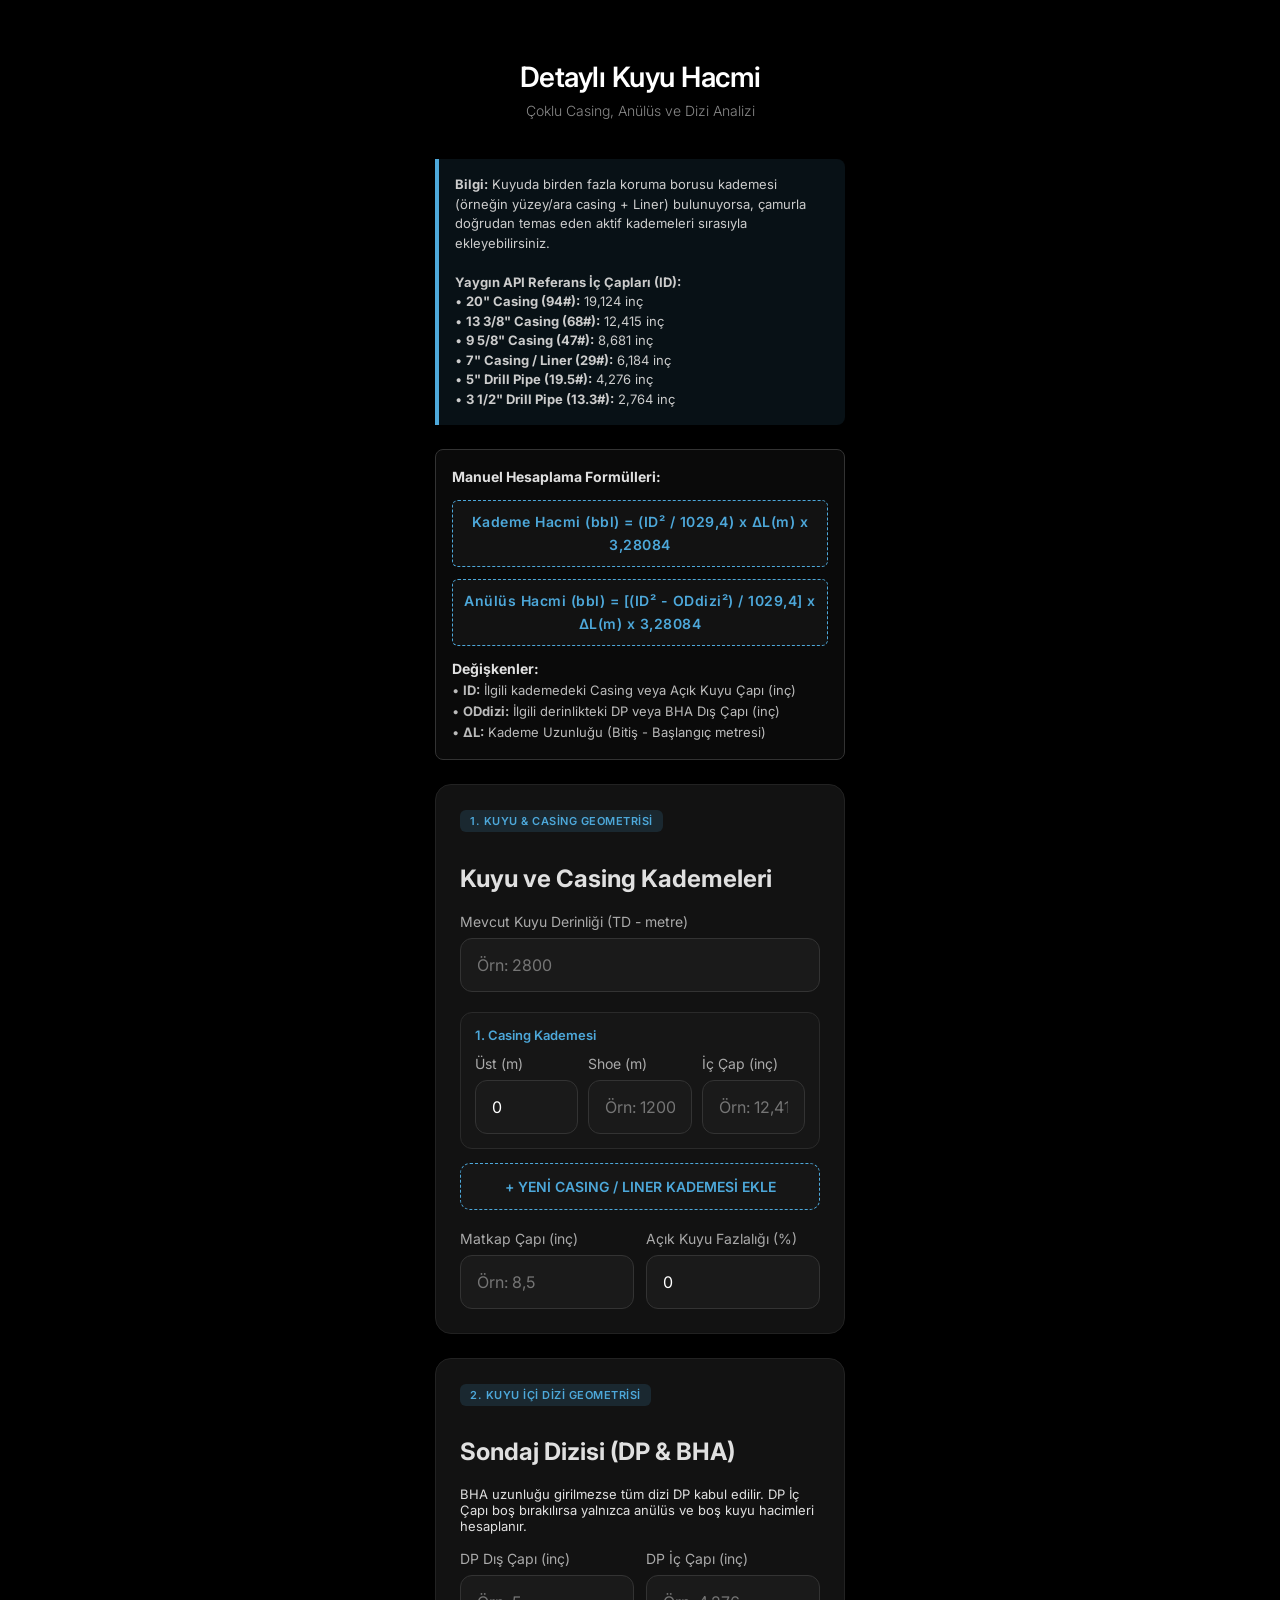
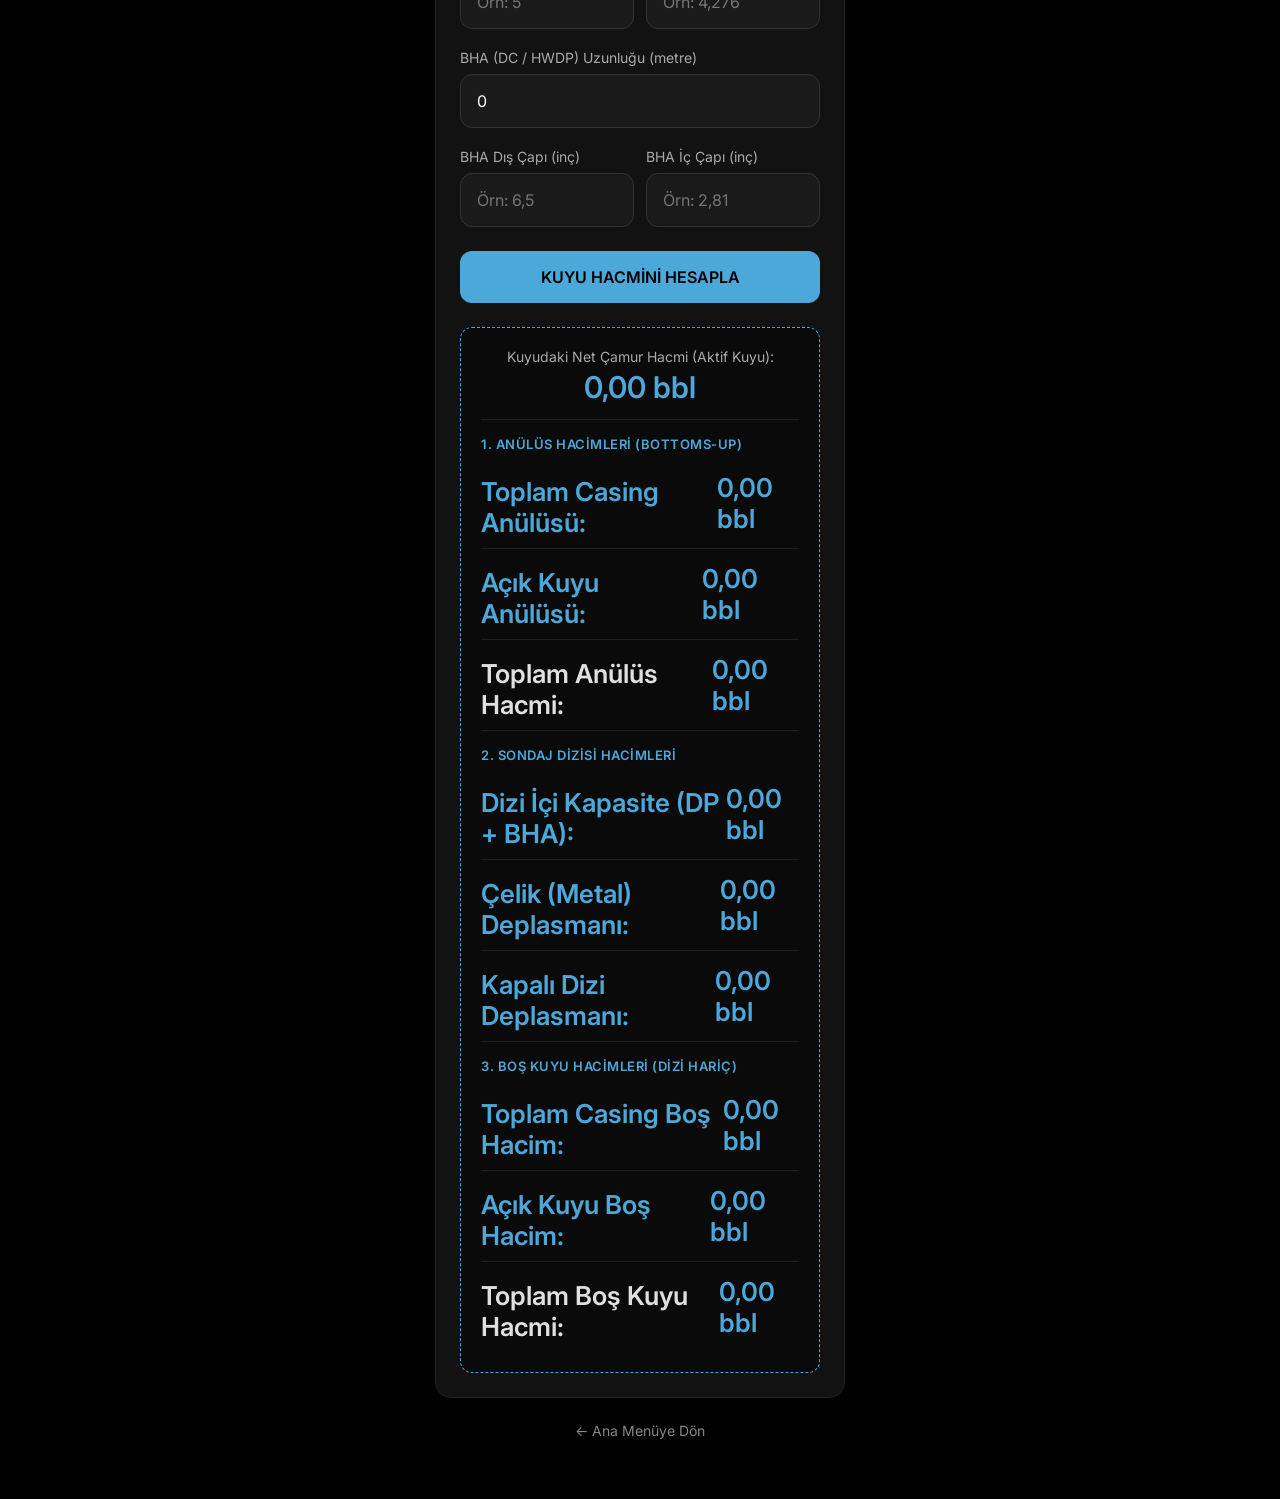
<file: kuyu-hacmi.html>
<!DOCTYPE html>
<html lang="tr">
<head>
    <meta charset="UTF-8">
    <meta name="viewport" content="width=device-width, initial-scale=1.0, maximum-scale=1.0, user-scalable=no">
    <title>Detaylı Kuyu Hacmi - Sondaj</title>
    <link href="https://fonts.googleapis.com/css2?family=Inter:wght@300;400;600&display=swap" rel="stylesheet">
    <link rel="stylesheet" href="style.css">
    <style>
        .section-tag {
            display: inline-block;
            background-color: rgba(77, 168, 218, 0.15);
            color: #4DA8DA;
            font-size: 11px;
            font-weight: 600;
            padding: 4px 10px;
            border-radius: 6px;
            margin-bottom: 12px;
            letter-spacing: 0.5px;
            text-transform: uppercase;
        }
        .grid-2 {
            display: grid;
            grid-template-columns: 1fr 1fr;
            gap: 12px;
        }
        .grid-3 {
            display: grid;
            grid-template-columns: 1fr 1fr 1fr;
            gap: 10px;
        }
        .casing-item {
            background-color: #161616;
            border: 1px solid #2A2A2A;
            border-radius: 12px;
            padding: 14px;
            margin-bottom: 14px;
        }
        .casing-header {
            display: flex;
            justify-content: space-between;
            align-items: center;
            margin-bottom: 12px;
        }
        .casing-title {
            font-size: 13px;
            font-weight: 600;
            color: #4DA8DA;
        }
        .remove-btn {
            background-color: rgba(255, 51, 51, 0.15);
            color: #ff4d4d;
            border: 1px solid rgba(255, 51, 51, 0.3);
            border-radius: 6px;
            padding: 4px 10px;
            font-size: 12px;
            font-weight: 600;
            cursor: pointer;
            font-family: 'Inter', sans-serif;
        }
        .add-btn {
            width: 100%;
            padding: 14px;
            background-color: #161616;
            color: #4DA8DA;
            border: 1px dashed #4DA8DA;
            border-radius: 10px;
            font-size: 14px;
            font-weight: 600;
            cursor: pointer;
            margin-bottom: 20px;
            font-family: 'Inter', sans-serif;
            display: block;
        }
        .add-btn:active {
            background-color: rgba(77, 168, 218, 0.2);
        }
        .error-banner {
            display: none;
            background-color: rgba(255, 51, 51, 0.15);
            border: 1px solid #ff4d4d;
            color: #ff6666;
            padding: 12px;
            border-radius: 10px;
            margin-top: 16px;
            font-size: 13px;
            line-height: 1.4;
            text-align: center;
            font-weight: 600;
        }
        .detail-row {
            display: flex;
            justify-content: space-between;
            align-items: center;
            padding: 10px 0;
            border-bottom: 1px solid #1F1F1F;
            font-size: 14px;
        }
        .detail-row:last-child {
            border-bottom: none;
        }
        .detail-label {
            color: #AAAAAA;
            text-align: left;
        }
        .detail-val {
            color: #FFFFFF;
            font-weight: 600;
            font-size: 15px;
            display: inline !important;
            margin-top: 0 !important;
        }
        .sub-header {
            font-size: 13px;
            font-weight: 600;
            color: #4DA8DA;
            text-align: left;
            margin-top: 16px;
            margin-bottom: 6px;
            text-transform: uppercase;
            letter-spacing: 0.5px;
        }
    </style>
</head>
<body>
    <div class="container">
        <header>
            <h1>Detaylı Kuyu Hacmi</h1>
            <p>Çoklu Casing, Anülüs ve Dizi Analizi</p>
        </header>

        <main>
            <!-- Bilgi Kutusu -->
            <div class="info-box">
                <strong>Bilgi:</strong> Kuyuda birden fazla koruma borusu kademesi (örneğin yüzey/ara casing + Liner) bulunuyorsa, çamurla doğrudan temas eden aktif kademeleri sırasıyla ekleyebilirsiniz.<br><br>
                <b>Yaygın API Referans İç Çapları (ID):</b><br>
                • <b>20" Casing (94#):</b> 19,124 inç<br>
                • <b>13 3/8" Casing (68#):</b> 12,415 inç<br>
                • <b>9 5/8" Casing (47#):</b> 8,681 inç<br>
                • <b>7" Casing / Liner (29#):</b> 6,184 inç<br>
                • <b>5" Drill Pipe (19.5#):</b> 4,276 inç<br>
                • <b>3 1/2" Drill Pipe (13.3#):</b> 2,764 inç
            </div>

            <!-- Manuel Hesaplama Formül Kutusu -->
            <div class="formula-box">
                <strong>Manuel Hesaplama Formülleri:</strong>
                <span class="formula">Kademe Hacmi (bbl) = (ID² / 1029,4) x ΔL(m) x 3,28084</span>
                <span class="formula">Anülüs Hacmi (bbl) = [(ID² - ODdizi²) / 1029,4] x ΔL(m) x 3,28084</span>
                <strong>Değişkenler:</strong><br>
                • <b>ID:</b> İlgili kademedeki Casing veya Açık Kuyu Çapı (inç)<br>
                • <b>ODdizi:</b> İlgili derinlikteki DP veya BHA Dış Çapı (inç)<br>
                • <b>ΔL:</b> Kademe Uzunluğu (Bitiş - Başlangıç metresi)
            </div>

            <!-- 1. KART: KUYU VE ÇOKLU CASING DİZAYNI -->
            <div class="card">
                <span class="section-tag">1. Kuyu & Casing Geometrisi</span>
                <h2>Kuyu ve Casing Kademeleri</h2>
                
                <div class="input-group">
                    <label for="td">Mevcut Kuyu Derinliği (TD - metre)</label>
                    <input type="text" inputmode="decimal" id="td" placeholder="Örn: 2800" oninput="virgulFormatla(this)">
                </div>

                <!-- Dinamik Casing Listesi -->
                <div id="casing-list">
                    <div class="casing-item">
                        <div class="casing-header">
                            <span class="casing-title">1. Casing Kademesi</span>
                        </div>
                        <div class="grid-3">
                            <div class="input-group" style="margin-bottom: 0;">
                                <label>Üst (m)</label>
                                <input type="text" inputmode="decimal" class="csg-top" value="0" placeholder="0" oninput="virgulFormatla(this)">
                            </div>
                            <div class="input-group" style="margin-bottom: 0;">
                                <label>Shoe (m)</label>
                                <input type="text" inputmode="decimal" class="csg-shoe" placeholder="Örn: 1200" oninput="virgulFormatla(this)">
                            </div>
                            <div class="input-group" style="margin-bottom: 0;">
                                <label>İç Çap (inç)</label>
                                <input type="text" inputmode="decimal" class="csg-id" placeholder="Örn: 12,415" oninput="virgulFormatla(this)">
                            </div>
                        </div>
                    </div>
                </div>

                <button type="button" class="add-btn" id="btn-add-casing" onclick="casingEkle()">+ YENİ CASING / LINER KADEMESİ EKLE</button>

                <div class="grid-2">
                    <div class="input-group" style="margin-bottom: 0;">
                        <label for="bit_od">Matkap Çapı (inç)</label>
                        <input type="text" inputmode="decimal" id="bit_od" placeholder="Örn: 8,5" oninput="virgulFormatla(this)">
                    </div>
                    <div class="input-group" style="margin-bottom: 0;">
                        <label for="washout">Açık Kuyu Fazlalığı (%)</label>
                        <input type="text" inputmode="decimal" id="washout" value="0" placeholder="Örn: 0" oninput="virgulFormatla(this)">
                    </div>
                </div>
            </div>

            <!-- 2. KART: SONDAJ DİZİSİ (DP & BHA) -->
            <div class="card">
                <span class="section-tag">2. Kuyu İçi Dizi Geometrisi</span>
                <h2>Sondaj Dizisi (DP & BHA)</h2>
                <p style="margin-bottom: 16px; font-size: 13px;">BHA uzunluğu girilmezse tüm dizi DP kabul edilir. DP İç Çapı boş bırakılırsa yalnızca anülüs ve boş kuyu hacimleri hesaplanır.</p>

                <div class="grid-2">
                    <div class="input-group">
                        <label for="dp_od">DP Dış Çapı (inç)</label>
                        <input type="text" inputmode="decimal" id="dp_od" placeholder="Örn: 5" oninput="virgulFormatla(this)">
                    </div>
                    <div class="input-group">
                        <label for="dp_id">DP İç Çapı (inç)</label>
                        <input type="text" inputmode="decimal" id="dp_id" placeholder="Örn: 4,276" oninput="virgulFormatla(this)">
                    </div>
                </div>

                <div class="input-group">
                    <label for="bha_len">BHA (DC / HWDP) Uzunluğu (metre)</label>
                    <input type="text" inputmode="decimal" id="bha_len" value="0" placeholder="Örn: 180 (Yoksa 0)" oninput="virgulFormatla(this)">
                </div>

                <div class="grid-2">
                    <div class="input-group" style="margin-bottom: 0;">
                        <label for="bha_od">BHA Dış Çapı (inç)</label>
                        <input type="text" inputmode="decimal" id="bha_od" placeholder="Örn: 6,5" oninput="virgulFormatla(this)">
                    </div>
                    <div class="input-group" style="margin-bottom: 0;">
                        <label for="bha_id">BHA İç Çapı (inç)</label>
                        <input type="text" inputmode="decimal" id="bha_id" placeholder="Örn: 2,81" oninput="virgulFormatla(this)">
                    </div>
                </div>

                <button type="button" class="calc-btn" style="margin-top: 24px;" onclick="hesaplaKuyuHacmi()">KUYU HACMİNİ HESAPLA</button>

                <!-- HATA UYARI KUTUSU -->
                <div id="error-box" class="error-banner"></div>

                <!-- DETAYLI SONUÇ KUTUSU -->
                <div class="result-box" id="sonuc-kutusu" style="text-align: left;">
                    <div style="text-align: center; border-bottom: 1px solid #222; padding-bottom: 14px; margin-bottom: 10px;">
                        <div style="font-size: 14px; color: #AAAAAA;">Kuyudaki Net Çamur Hacmi (Aktif Kuyu):</div>
                        <span id="res-net-mud" style="font-size: 30px; color: #4DA8DA; margin-top: 4px;">0,00 bbl</span>
                    </div>

                    <div class="sub-header">1. Anülüs Hacimleri (Bottoms-Up)</div>
                    <div id="res-csg-ann-list"></div>
                    <div class="detail-row">
                        <span class="detail-label">Toplam Casing Anülüsü:</span>
                        <span class="detail-val" id="res-csg-ann">0,00 bbl</span>
                    </div>
                    <div class="detail-row">
                        <span class="detail-label" id="label-oh-ann">Açık Kuyu Anülüsü:</span>
                        <span class="detail-val" id="res-oh-ann">0,00 bbl</span>
                    </div>
                    <div class="detail-row">
                        <span class="detail-label" style="color: #E0E0E0; font-weight: 600;">Toplam Anülüs Hacmi:</span>
                        <span class="detail-val" id="res-tot-ann" style="color: #4DA8DA;">0,00 bbl</span>
                    </div>

                    <div class="sub-header">2. Sondaj Dizisi Hacimleri</div>
                    <div class="detail-row">
                        <span class="detail-label">Dizi İçi Kapasite (DP + BHA):</span>
                        <span class="detail-val" id="res-str-id">0,00 bbl</span>
                    </div>
                    <div class="detail-row">
                        <span class="detail-label">Çelik (Metal) Deplasmanı:</span>
                        <span class="detail-val" id="res-metal">0,00 bbl</span>
                    </div>
                    <div class="detail-row">
                        <span class="detail-label">Kapalı Dizi Deplasmanı:</span>
                        <span class="detail-val" id="res-closed-str">0,00 bbl</span>
                    </div>

                    <div class="sub-header">3. Boş Kuyu Hacimleri (Dizi Hariç)</div>
                    <div id="res-csg-empty-list"></div>
                    <div class="detail-row">
                        <span class="detail-label">Toplam Casing Boş Hacim:</span>
                        <span class="detail-val" id="res-csg-empty">0,00 bbl</span>
                    </div>
                    <div class="detail-row">
                        <span class="detail-label" id="label-oh-empty">Açık Kuyu Boş Hacim:</span>
                        <span class="detail-val" id="res-oh-empty">0,00 bbl</span>
                    </div>
                    <div class="detail-row">
                        <span class="detail-label" style="color: #E0E0E0; font-weight: 600;">Toplam Boş Kuyu Hacmi:</span>
                        <span class="detail-val" id="res-tot-empty">0,00 bbl</span>
                    </div>
                </div>
            </div>

            <!-- Ana Menüye Dönüş -->
            <a href="index.html" style="color: #888888; text-decoration: none; font-size: 14px; display: block; text-align: center; margin-top: 20px; margin-bottom: 40px;">← Ana Menüye Dön</a>
        </main>
    </div>

    <script>
        function virgulFormatla(inputEl) {
            inputEl.value = inputEl.value.replace(/\./g, ',');
        }

        function parseMetinVirgul(str) {
            if (!str || str.trim() === "") return NaN;
            return parseFloat(str.trim().replace(/,/g, '.'));
        }

        function parseVirgul(id) {
            var el = document.getElementById(id);
            if (!el) return NaN;
            return parseMetinVirgul(el.value);
        }

        function formatVirgul(num) {
            if (isNaN(num) || num < 0) num = 0;
            return num
</file>
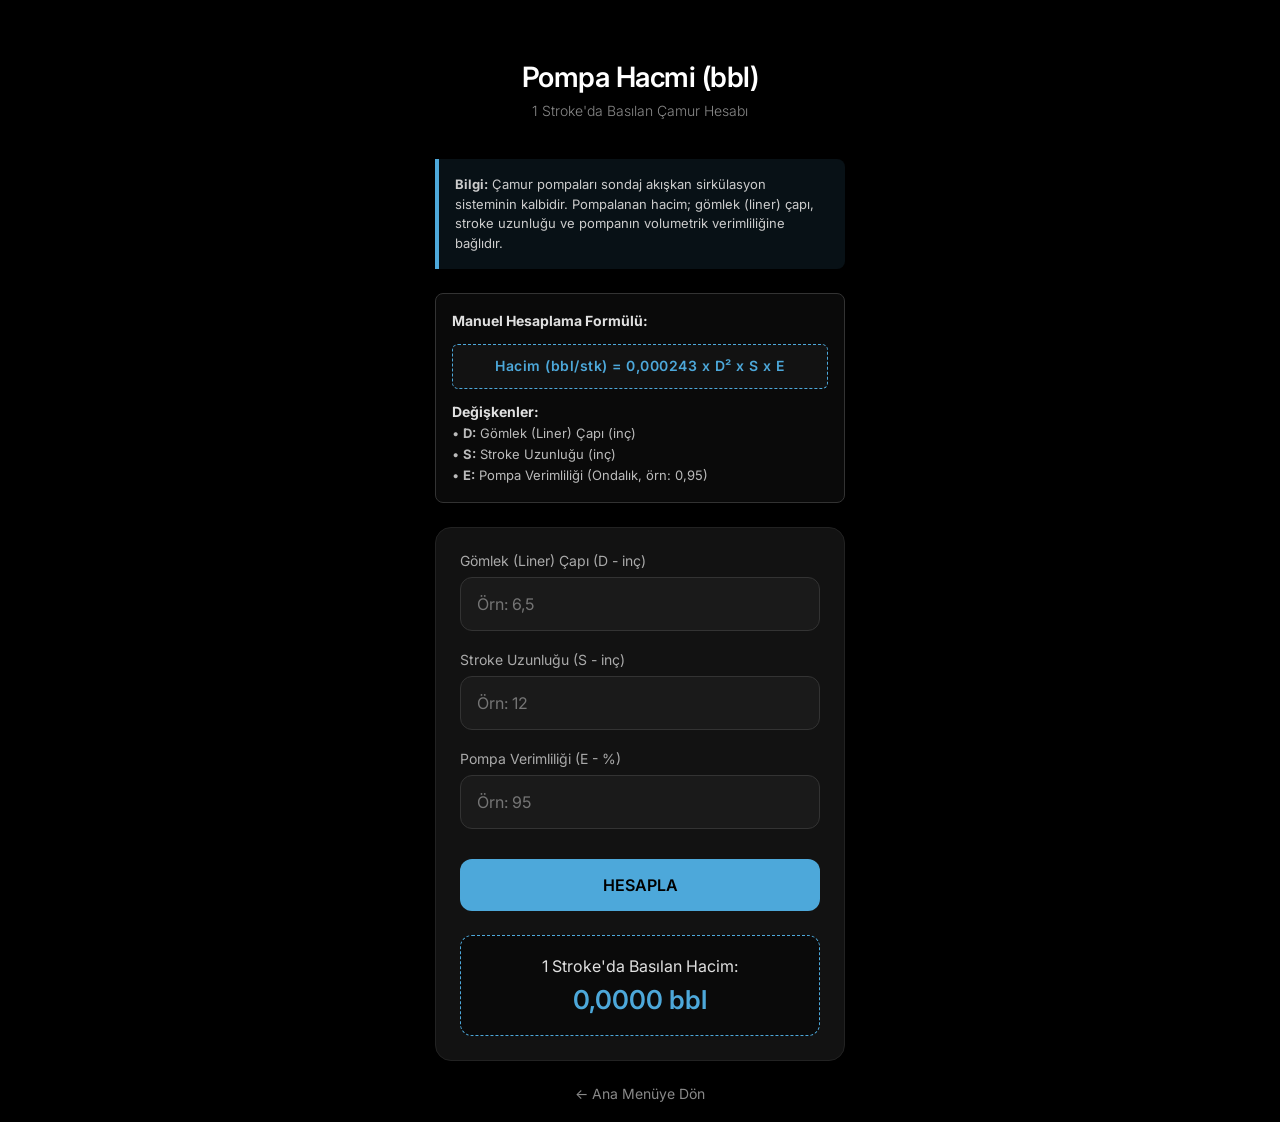
<file: pompa-hesaplama.html>
<!DOCTYPE html>
<html lang="tr">
<head>
    <meta charset="UTF-8">
    <meta name="viewport" content="width=device-width, initial-scale=1.0, maximum-scale=1.0, user-scalable=no">
    <title>Pompa Stroke Hacmi - Sondaj</title>
    <link href="https://fonts.googleapis.com/css2?family=Inter:wght@300;400;600&display=swap" rel="stylesheet">
    <link rel="stylesheet" href="style.css">
</head>
<body>
    <div class="container">
        <header>
            <h1>Pompa Hacmi (bbl)</h1>
            <p>1 Stroke'da Basılan Çamur Hesabı</p>
        </header>

        <main>
            <div class="info-box">
                <strong>Bilgi:</strong> Çamur pompaları sondaj akışkan sirkülasyon sisteminin kalbidir. Pompalanan hacim; gömlek (liner) çapı, stroke uzunluğu ve pompanın volumetrik verimliliğine bağlıdır.
            </div>

            <!-- Yeni Formül Kutusu -->
            <div class="formula-box">
                <strong>Manuel Hesaplama Formülü:</strong>
                <span class="formula">Hacim (bbl/stk) = 0,000243 x D² x S x E</span>
                <strong>Değişkenler:</strong><br>
                • <b>D:</b> Gömlek (Liner) Çapı (inç)<br>
                • <b>S:</b> Stroke Uzunluğu (inç)<br>
                • <b>E:</b> Pompa Verimliliği (Ondalık, örn: 0,95)
            </div>

            <div class="card">
                <div class="input-group">
                    <label for="d">Gömlek (Liner) Çapı (D - inç)</label>
                    <input type="text" inputmode="decimal" id="d" placeholder="Örn: 6,5" oninput="this.value = this.value.replace(/\./g, ',')">
                </div>

                <div class="input-group">
                    <label for="s">Stroke Uzunluğu (S - inç)</label>
                    <input type="text" inputmode="decimal" id="s" placeholder="Örn: 12" oninput="this.value = this.value.replace(/\./g, ',')">
                </div>

                <div class="input-group">
                    <label for="e">Pompa Verimliliği (E - %)</label>
                    <input type="text" inputmode="decimal" id="e" placeholder="Örn: 95" oninput="this.value = this.value.replace(/\./g, ',')">
                </div>

                <button class="calc-btn" onclick="hesaplaPompa()">HESAPLA</button>

                <div class="result-box">
                    1 Stroke'da Basılan Hacim:
                    <span id="sonuc-metni">0,0000 bbl</span>
                </div>
            </div>

            <a href="index.html" style="color: #888888; text-decoration: none; font-size: 14px; display: block; text-align: center; margin-top: 20px;">← Ana Menüye Dön</a>
        </main>
    </div>

    <script>
        function hesaplaPompa() {
            let d = parseFloat(document.getElementById('d').value.replace(',', '.'));
            let s = parseFloat(document.getElementById('s').value.replace(',', '.'));
            let e = parseFloat(document.getElementById('e').value.replace(',', '.'));

            if (isNaN(d) || isNaN(s) || isNaN(e)) {
                document.getElementById('sonuc-metni').innerText = "Değer Giriniz";
                return;
            }

            let verim = (e > 1) ? (e / 100) : e;
            let sonuc = 0.000243 * (d * d) * s * verim;

            document.getElementById('sonuc-metni').innerText = sonuc.toFixed(4).replace('.', ',') + " bbl";
        }
    </script>
</body>
</html>
</file>
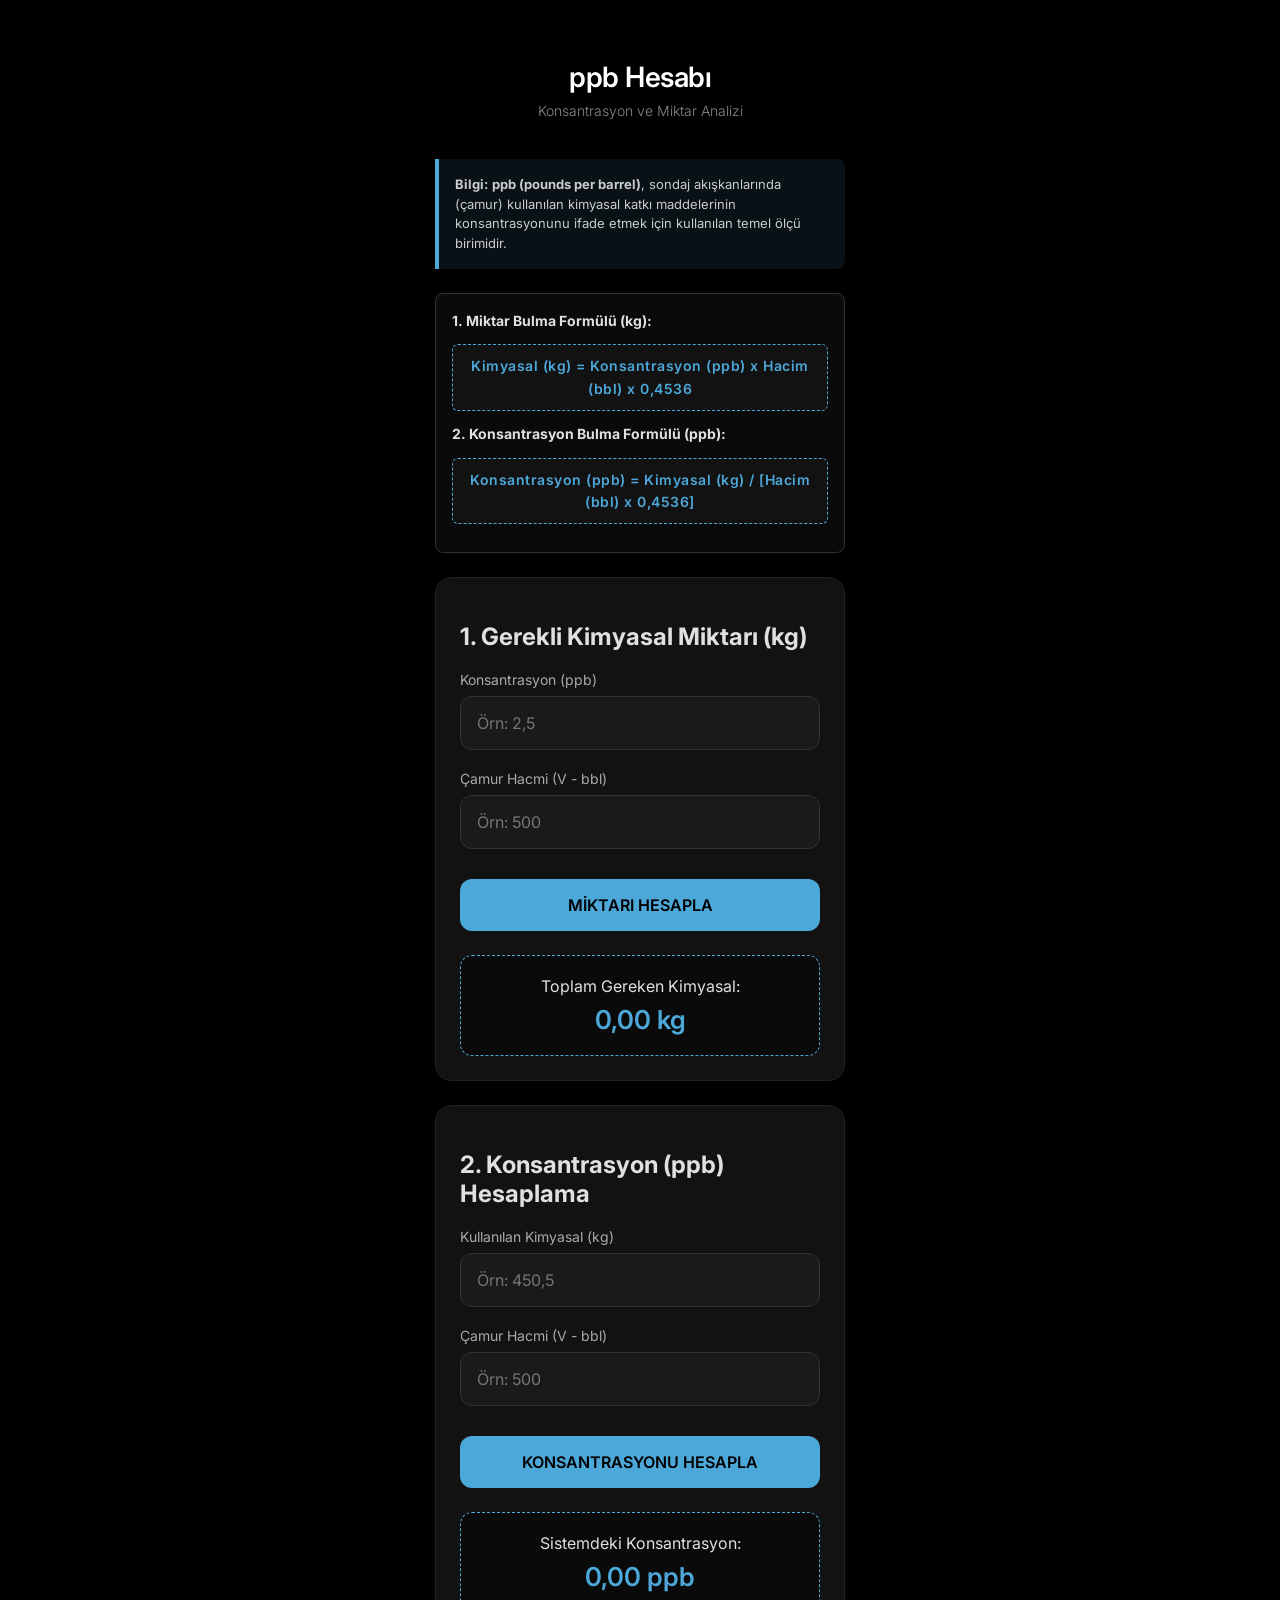
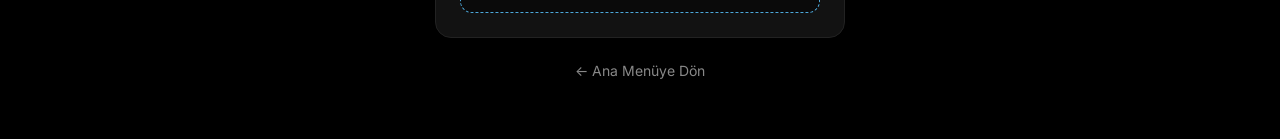
<file: ppb-hesabi.html>
<!DOCTYPE html>
<html lang="tr">
<head>
    <meta charset="UTF-8">
    <meta name="viewport" content="width=device-width, initial-scale=1.0, maximum-scale=1.0, user-scalable=no">
    <title>ppb Hesabı - Sondaj</title>
    <link href="https://fonts.googleapis.com/css2?family=Inter:wght@300;400;600&display=swap" rel="stylesheet">
    <link rel="stylesheet" href="style.css">
</head>
<body>
    <div class="container">
        <header>
            <h1>ppb Hesabı</h1>
            <p>Konsantrasyon ve Miktar Analizi</p>
        </header>

        <main>
            <div class="info-box">
                <strong>Bilgi:</strong> <b>ppb (pounds per barrel)</b>, sondaj akışkanlarında (çamur) kullanılan kimyasal katkı maddelerinin konsantrasyonunu ifade etmek için kullanılan temel ölçü birimidir.
            </div>

            <!-- Yeni Formül Kutusu -->
            <div class="formula-box">
                <strong>1. Miktar Bulma Formülü (kg):</strong>
                <span class="formula">Kimyasal (kg) = Konsantrasyon (ppb) x Hacim (bbl) x 0,4536</span>
                <strong>2. Konsantrasyon Bulma Formülü (ppb):</strong>
                <span class="formula">Konsantrasyon (ppb) = Kimyasal (kg) / [Hacim (bbl) x 0,4536]</span>
            </div>

            <div class="card">
                <h2>1. Gerekli Kimyasal Miktarı (kg)</h2>
                
                <div class="input-group">
                    <label for="ppb1">Konsantrasyon (ppb)</label>
                    <input type="text" inputmode="decimal" id="ppb1" placeholder="Örn: 2,5" oninput="this.value = this.value.replace(/\./g, ',')">
                </div>

                <div class="input-group">
                    <label for="vol1">Çamur Hacmi (V - bbl)</label>
                    <input type="text" inputmode="decimal" id="vol1" placeholder="Örn: 500" oninput="this.value = this.value.replace(/\./g, ',')">
                </div>

                <button class="calc-btn" onclick="hesaplaMiktar()">MİKTARI HESAPLA</button>

                <div class="result-box">
                    Toplam Gereken Kimyasal:
                    <span id="sonuc-miktar">0,00 kg</span>
                </div>
            </div>

            <div class="card">
                <h2>2. Konsantrasyon (ppb) Hesaplama</h2>
                
                <div class="input-group">
                    <label for="kg2">Kullanılan Kimyasal (kg)</label>
                    <input type="text" inputmode="decimal" id="kg2" placeholder="Örn: 450,5" oninput="this.value = this.value.replace(/\./g, ',')">
                </div>

                <div class="input-group">
                    <label for="vol2">Çamur Hacmi (V - bbl)</label>
                    <input type="text" inputmode="decimal" id="vol2" placeholder="Örn: 500" oninput="this.value = this.value.replace(/\./g, ',')">
                </div>

                <button class="calc-btn" onclick="hesaplaKonsantrasyon()">KONSANTRASYONU HESAPLA</button>

                <div class="result-box">
                    Sistemdeki Konsantrasyon:
                    <span id="sonuc-konsantrasyon">0,00 ppb</span>
                </div>
            </div>

            <a href="index.html" style="color: #888888; text-decoration: none; font-size: 14px; display: block; text-align: center; margin-top: 20px; margin-bottom: 40px;">← Ana Menüye Dön</a>
        </main>
    </div>

    <script>
        function hesaplaMiktar() {
            let ppb = parseFloat(document.getElementById('ppb1').value.replace(',', '.'));
            let vol = parseFloat(document.getElementById('vol1').value.replace(',', '.'));

            if (isNaN(ppb) || isNaN(vol)) {
                document.getElementById('sonuc-miktar').innerText = "Değer Giriniz";
                return;
            }

            let sonuc = ppb * vol * 0.4536;
            document.getElementById('sonuc-miktar').innerText = sonuc.toFixed(2).replace('.', ',') + " kg";
        }

        function hesaplaKonsantrasyon() {
            let kg = parseFloat(document.getElementById('kg2').value.replace(',', '.'));
            let vol = parseFloat(document.getElementById('vol2').value.replace(',', '.'));

            if (isNaN(kg) || isNaN(vol)) {
                document.getElementById('sonuc-konsantrasyon').innerText = "Değer Giriniz";
                return;
            }
            if (vol === 0) {
                document.getElementById('sonuc-konsantrasyon').innerText = "Hata: Hacim 0 olamaz";
                return;
            }

            let payda = vol * 0.4536;
            let sonuc = kg / payda;
            document.getElementById('sonuc-konsantrasyon').innerText = sonuc.toFixed(2).replace('.', ',') + " ppb";
        }
    </script>
</body>
</html>
</file>
<file: style.css>
/* --- GENEL AYARLAR VE SİYAH TEMA --- */
* {
    box-sizing: border-box; /* Kutu boyutlarını ekran dışına taşırmaz */
    -webkit-tap-highlight-color: transparent; /* Mobilde butona basınca çıkan mavi parlamayı engeller */
}

body {
    background-color: #000000; /* Zifiri siyah arka plan */
    color: #E0E0E0; /* Göz yormayan gri metinler */
    font-family: 'Inter', sans-serif;
    margin: 0;
    padding: 0;
    display: flex;
    justify-content: center; /* Sayfayı ortalar */
    min-height: 100vh;
    overflow-x: hidden; /* DİKKAT: Yatay kaydırmayı kesin olarak engeller! */
}

.container {
    width: 100%;
    max-width: 450px; /* Telefon ekranı hissi (Bilgisayarda bile dar görünür) */
    padding: 20px;
    margin: 0 auto; /* Konteyneri her koşulda ortalar */
}

/* --- BAŞLIK BÖLÜMÜ --- */
header {
    text-align: center;
    margin-top: 40px;
    margin-bottom: 40px;
}

h1 {
    font-weight: 600;
    font-size: 28px;
    color: #FFFFFF;
    margin-bottom: 8px;
    letter-spacing: -0.5px;
}

header p {
    font-weight: 300;
    font-size: 14px;
    color: #888888;
    margin-top: 0;
}

/* --- ANA MENÜ BUTONLARI --- */
.menu-button {
    display: block;
    background-color: #121212; /* Koyu antrasit */
    border: 1px solid #222222; /* Çok ince sınır çizgisi */
    border-radius: 16px;
    padding: 24px;
    margin-bottom: 20px;
    text-decoration: none; /* Link alt çizgisini kaldırır */
    box-shadow: 0 10px 30px rgba(0, 0, 0, 0.5); /* Hafif derinlik */
    transition: transform 0.1s ease, border-color 0.2s ease;
    width: 100%; /* Butonların konteyner dışına taşmasını önler */
}

.menu-button h2 {
    font-size: 18px;
    font-weight: 600;
    color: #4DA8DA; /* Modern mavi vurgu */
    margin-top: 0;
    margin-bottom: 12px;
}

.menu-button p {
    font-size: 14px;
    font-weight: 300;
    line-height: 1.5;
    color: #AAAAAA;
    margin: 0;
}

.menu-button:active {
    transform: scale(0.97); /* Dokunulduğunda hafifçe içe çökme efekti */
    border-color: #4DA8DA;
}

.disabled {
    opacity: 0.5;
    pointer-events: none; /* Tıklanamaz yapar */
}

/* --- HESAPLAMA SAYFALARI (ALT SAYFALAR) İÇİN STİLLER --- */

.info-box {
    background-color: rgba(77, 168, 218, 0.1);
    border-left: 4px solid #4DA8DA;
    padding: 16px;
    border-radius: 0 8px 8px 0;
    margin-bottom: 24px;
    font-size: 13px;
    line-height: 1.5;
    color: #CCCCCC;
    width: 100%;
}

.card {
    background-color: #121212;
    border: 1px solid #222222;
    border-radius: 16px;
    padding: 24px;
    box-shadow: 0 10px 30px rgba(0, 0, 0, 0.5);
    width: 100%;
    margin-bottom: 24px; /* Kartlar arasına boşluk ekledik */
}

.input-group {
    margin-bottom: 20px;
    width: 100%;
}

.input-group label {
    display: block;
    font-size: 14px;
    color: #AAAAAA;
    margin-bottom: 8px;
}

.input-group input {
    width: 100%; /* Inputların ekran genişliğini aşmasını önler */
    padding: 16px;
    background-color: #1A1A1A;
    border: 1px solid #333333;
    border-radius: 12px;
    color: #FFFFFF;
    font-size: 16px; /* 16px telefon klavyesinde otomatik yakınlaştırmayı önler */
    font-family: 'Inter', sans-serif;
    box-sizing: border-box; /* Padding dahil %100 genişlik */
}

.input-group input:focus {
    outline: none;
    border-color: #4DA8DA;
}

.calc-btn {
    width: 100%;
    padding: 16px;
    background-color: #4DA8DA;
    color: #000000;
    border: none;
    border-radius: 12px;
    font-size: 16px;
    font-weight: 600;
    cursor: pointer;
    margin-top: 10px;
    font-family: 'Inter', sans-serif;
    transition: background-color 0.2s;
    box-sizing: border-box;
}

.calc-btn:active {
    background-color: #3b8bb8;
}

.result-box {
    margin-top: 24px;
    padding: 20px;
    background-color: #0A0A0A;
    border: 1px dashed #4DA8DA;
    border-radius: 12px;
    text-align: center;
    width: 100%;
    box-sizing: border-box;
    word-wrap: break-word; /* Uzun metinlerin kutuyu taşırmasını engeller */
}

.result-box span {
    display: block;
    font-size: 26px;
    font-weight: 600;
    color: #4DA8DA;
    margin-top: 8px;
}

/* --- MANUEL HESAPLAMA FORMÜL KUTUSU --- */
.formula-box {
    background-color: #0A0A0A;
    border: 1px solid #333333;
    border-radius: 8px;
    padding: 16px;
    margin-bottom: 24px;
    font-size: 13px;
    line-height: 1.6;
    color: #BBBBBB;
    width: 100%;
    box-sizing: border-box;
}

.formula-box strong {
    color: #E0E0E0;
    font-size: 14px;
}

.formula-box .formula {
    display: block;
    background-color: #121212;
    border: 1px dashed #4DA8DA;
    color: #4DA8DA;
    padding: 10px;
    margin: 12px 0;
    border-radius: 6px;
    text-align: center;
    font-weight: 600;
    font-size: 14px;
    letter-spacing: 0.5px;
    word-wrap: break-word; /* Uzun formüllerin kutuyu taşırmasını engeller */
}
</file>
